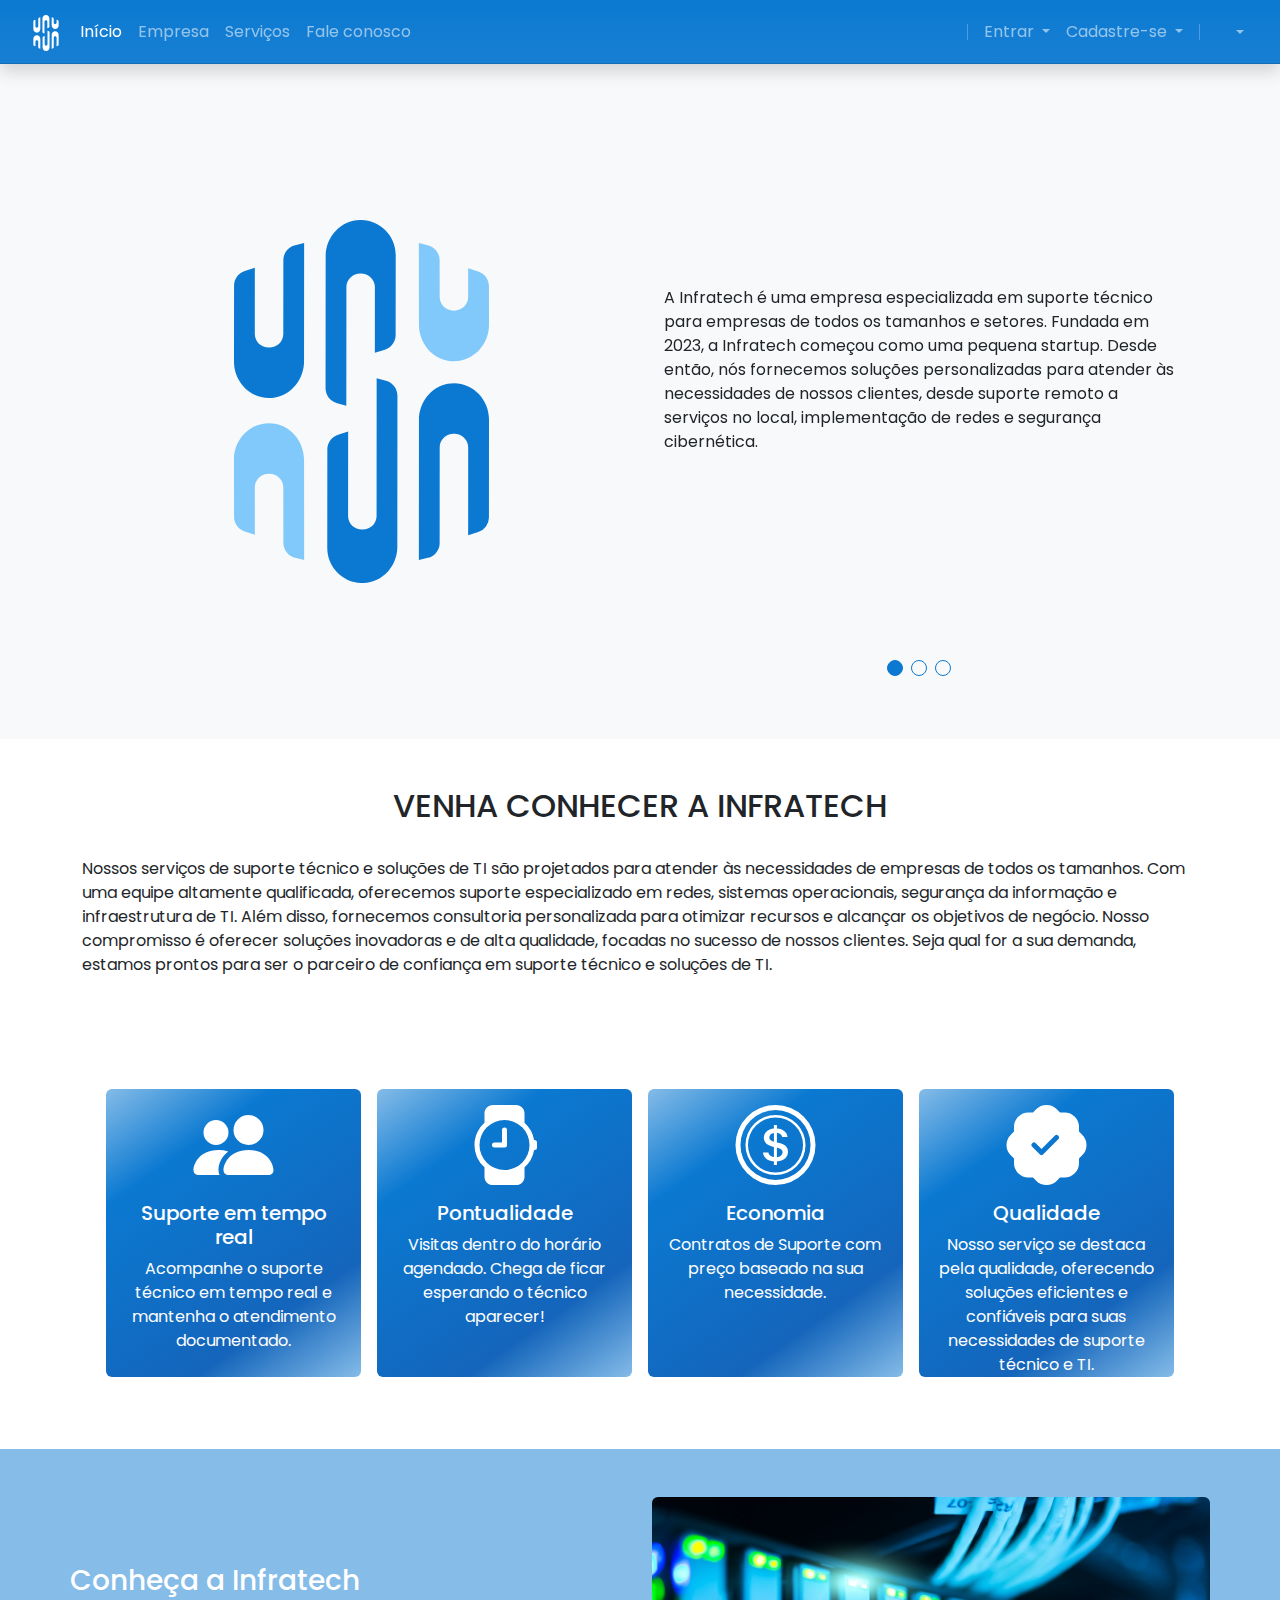
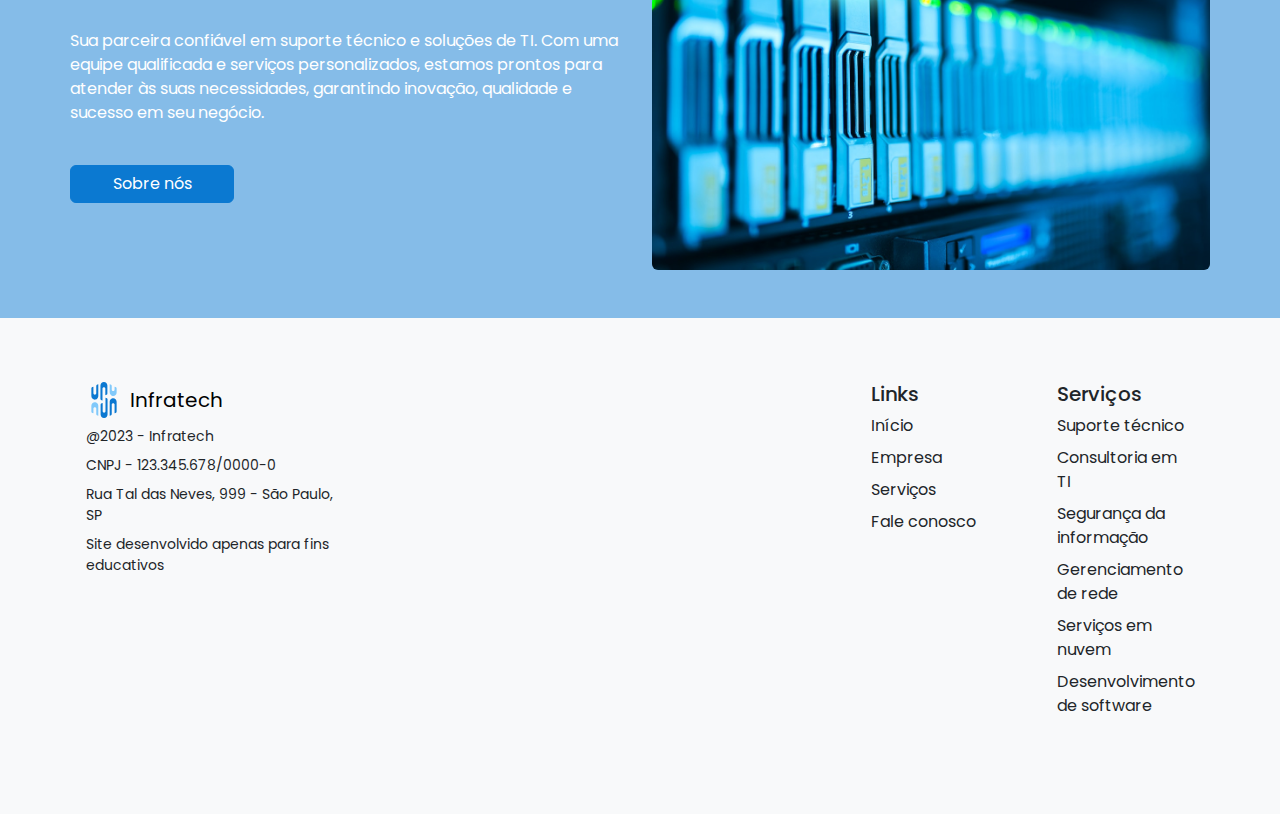
<file: index.html>
<!DOCTYPE html>
<html lang="pt-BR">
  <head>
    <meta charset="utf-8" />
    <meta name="viewport" content="width=device-width, initial-scale=1" />
    <title>Infratech</title>
    <link rel="icon" href="images/icons/logo.svg" />
    <link href="libs/bootstrap/css/bootstrap.min.css" rel="stylesheet" />
    <link href="libs/swiper/package/swiper-bundle.min.css" rel="stylesheet" />
    <link href="index.css" rel="stylesheet" />
    <link href="css/carousel.css" rel="stylesheet" />
    <link href="css/home.css" rel="stylesheet" />
  </head>

  <body>
    <header
      class="navbar navbar-expand-lg navbar-dark bd-navbar px-lg-3 sticky-top"
    >
      <nav
        class="container-xxl bd-gutter flex-wrap flex-lg-nowrap"
        aria-label="Main navigation"
      >
        <div class="d-lg-none" style="width: 2.25rem"></div>

        <a
          class="navbar-brand p-0 me-0 me-lg-2"
          href="#"
          rel="noreferrer noopener"
          aria-label="Infratech"
        >
          <img
            src="images/icons/logo-white.svg"
            alt="Logo"
            width="36"
            height="36"
            class="d-inline-block align-text-top"
          />
        </a>

        <button
          class="navbar-toggler d-flex d-lg-none order-3 p-2"
          type="button"
          data-bs-toggle="offcanvas"
          data-bs-target="#bdNavbar"
          aria-controls="bdNavbar"
          aria-expanded="false"
          aria-label="Toggle navigation"
        >
          <svg
            xmlns="http://www.w3.org/2000/svg"
            width="24"
            height="24"
            class="bi"
            fill="currentColor"
            viewBox="0 0 16 16"
          >
            <path
              fill-rule="evenodd"
              d="M2.5 11.5A.5.5 0 0 1 3 11h10a.5.5 0 0 1 0 1H3a.5.5 0 0 1-.5-.5zm0-4A.5.5 0 0 1 3 7h10a.5.5 0 0 1 0 1H3a.5.5 0 0 1-.5-.5zm0-4A.5.5 0 0 1 3 3h10a.5.5 0 0 1 0 1H3a.5.5 0 0 1-.5-.5z"
            ></path>
          </svg>
        </button>

        <div
          class="offcanvas-lg offcanvas-end flex-grow-1"
          id="bdNavbar"
          aria-labelledby="bdNavbarOffcanvasLabel"
        >
          <div class="offcanvas-header px-4 pb-0">
            <h5 class="offcanvas-title text-white" id="bdNavbarOffcanvasLabel">
              Infratech
            </h5>
            <button
              type="button"
              class="btn-close btn-close-white"
              data-bs-dismiss="offcanvas"
              aria-label="Close"
              data-bs-target="#bdNavbar"
            ></button>
          </div>

          <div class="offcanvas-body p-4 pt-0 p-lg-0">
            <hr class="d-lg-none text-white-50" />
            <ul class="navbar-nav flex-row flex-wrap bd-navbar-nav">
              <li class="nav-item col-6 col-lg-auto">
                <a
                  class="nav-link py-2 px-0 px-lg-2 active"
                  href="#"
                  rel="noreferrer noopener"
                  >Início</a
                >
              </li>
              <li class="nav-item col-6 col-lg-auto">
                <a
                  class="nav-link py-2 px-0 px-lg-2"
                  href="pages/sobrenos.html"
                  rel="noreferrer noopener"
                  >Empresa</a
                >
              </li>
              <li class="nav-item col-6 col-lg-auto">
                <a
                  class="nav-link py-2 px-0 px-lg-2"
                  href="pages/servicos.html"
                  rel="noreferrer noopener"
                  >Serviços</a
                >
              </li>
              <li class="nav-item col-6 col-lg-auto">
                <a
                  class="nav-link py-2 px-0 px-lg-2"
                  href="pages/faleconosco.html"
                  rel="noreferrer noopener"
                  >Fale conosco</a
                >
              </li>
            </ul>

            <ul
              class="navbar-nav flex-row flex-wrap ms-md-auto align d-flex align-items-center"
            >
              <li
                class="nav-item py-2 col-12 d-none d-lg-none"
                id="welcomeMessageDividier"
              >
                <hr class="my-2 text-white-50" />
              </li>
              <li
                class="nav-item d-none col-12 col-lg-auto"
                id="welcomeMessage"
              >
                <a class="nav-link disabled text-white"></a>
              </li>
              <li class="nav-item py-2 py-lg-1 col-12 col-lg-auto">
                <div class="vr d-none d-lg-flex h-100 mx-lg-2 text-white"></div>
                <hr class="d-lg-none my-2 text-white-50" />
              </li>

              <li class="nav-item col-6 col-lg-auto d-none" id="logoutButton">
                <button
                  type="button"
                  class="btn btn-link nav-link"
                  onclick="logout(event)"
                >
                  Sair
                </button>
              </li>

              <li class="nav-item col-6 col-lg-auto dropdown" id="signIn">
                <button
                  type="button"
                  class="btn btn-link nav-link dropdown-toggle"
                  data-bs-toggle="dropdown"
                  aria-expanded="false"
                  data-bs-auto-close="outside"
                >
                  Entrar
                </button>
                <form
                  class="dropdown-menu dropdown-menu-lg-end position-absolute p-4 needs-validation sign-in-form"
                  onsubmit="signIn();return false"
                  novalidate
                >
                  <div class="fs-6 text-center">Login</div>
                  <li><hr class="dropdown-divider" /></li>
                  <div class="mb-3">
                    <label for="signInUser" class="form-label">Usuário</label>
                    <div class="input-group has-validation">
                      <input
                        type="text"
                        class="form-control"
                        id="signInUser"
                        placeholder="Digite seu usuário"
                        value=""
                        required
                      />
                      <div class="invalid-feedback">Campo obrigatório.</div>
                    </div>
                  </div>
                  <div class="mb-3">
                    <label for="signInPassword" class="form-label">Senha</label>
                    <div class="input-group has-validation">
                      <input
                        type="password"
                        class="form-control"
                        id="signInPassword"
                        placeholder="Digite sua senha"
                        value=""
                        required
                      />
                      <div class="invalid-feedback">Campo obrigatório.</div>
                    </div>
                  </div>
                  <div class="mb-3">
                    <div class="form-check">
                      <input
                        type="checkbox"
                        class="form-check-input"
                        id="signInRemember"
                      />
                      <label class="form-check-label" for="signInRemember">
                        Lembrar
                      </label>
                    </div>
                  </div>
                  <button
                    type="submit"
                    class="btn btn-primary d-flex gap-2 align-items-center"
                  >
                    <span class="button-label">Acessar</span>
                    <span class="spinner-border-label d-none">Processando</span>
                    <span
                      class="spinner-border spinner-border-sm d-none"
                      role="status"
                      aria-hidden="true"
                    ></span>
                  </button>
                </form>
              </li>
              <li class="nav-item col-6 col-lg-auto dropdown" id="signUp">
                <button
                  type="button"
                  class="btn btn-link nav-link dropdown-toggle"
                  data-bs-toggle="dropdown"
                  aria-expanded="false"
                  data-bs-auto-close="outside"
                >
                  Cadastre-se
                </button>
                <form
                  class="dropdown-menu dropdown-menu-end position-absolute p-4 needs-validation sign-up-form"
                  onsubmit="signUp();return false"
                  novalidate
                >
                  <div class="fs-6 text-center">Cadastro</div>
                  <li><hr class="dropdown-divider" /></li>
                  <div class="mb-3">
                    <label for="signUpUser" class="form-label">Usuário</label>
                    <div class="input-group has-validation">
                      <input
                        type="text"
                        class="form-control"
                        id="signUpUser"
                        value=""
                        placeholder="Digite seu usuário"
                        required
                      />
                      <div class="invalid-feedback">Campo obrigatório.</div>
                    </div>
                  </div>
                  <div class="mb-3">
                    <label for="signUpPassword" class="form-label">Senha</label>
                    <div class="input-group has-validation">
                      <input
                        type="password"
                        class="form-control"
                        id="signUpPassword"
                        value=""
                        placeholder="Digite sua senha"
                        required
                      />
                      <div class="invalid-feedback">Campo obrigatório.</div>
                    </div>
                  </div>
                  <button
                    type="submit"
                    class="btn btn-primary d-flex gap-2 align-items-center"
                  >
                    <span class="button-label">Cadastrar</span>
                    <span class="spinner-border-label d-none">Processando</span>
                    <span
                      class="spinner-border spinner-border-sm d-none"
                      role="status"
                      aria-hidden="true"
                    ></span>
                  </button>
                </form>
              </li>

              <li class="nav-item py-2 py-lg-1 col-12 col-lg-auto">
                <div class="vr d-none d-lg-flex h-100 mx-lg-2 text-white"></div>
                <hr class="d-lg-none my-2 text-white-50" />
              </li>

              <li class="nav-item col-6 col-lg-auto dropdown">
                <button
                  class="btn btn-link nav-link dropdown-toggle d-flex align-items-center"
                  id="bd-theme"
                  type="button"
                  aria-expanded="false"
                  data-bs-toggle="dropdown"
                  data-bs-display="static"
                  aria-label="Toggle theme (auto)"
                >
                  <svg class="d-none">
                    <g id="moon-stars-fill">
                      <path
                        d="M6 .278a.768.768 0 0 1 .08.858 7.208 7.208 0 0 0-.878 3.46c0 4.021 3.278 7.277 7.318 7.277.527 0 1.04-.055 1.533-.16a.787.787 0 0 1 .81.316.733.733 0 0 1-.031.893A8.349 8.349 0 0 1 8.344 16C3.734 16 0 12.286 0 7.71 0 4.266 2.114 1.312 5.124.06A.752.752 0 0 1 6 .278z"
                      />
                      <path
                        d="M10.794 3.148a.217.217 0 0 1 .412 0l.387 1.162c.173.518.579.924 1.097 1.097l1.162.387a.217.217 0 0 1 0 .412l-1.162.387a1.734 1.734 0 0 0-1.097 1.097l-.387 1.162a.217.217 0 0 1-.412 0l-.387-1.162A1.734 1.734 0 0 0 9.31 6.593l-1.162-.387a.217.217 0 0 1 0-.412l1.162-.387a1.734 1.734 0 0 0 1.097-1.097l.387-1.162zM13.863.099a.145.145 0 0 1 .274 0l.258.774c.115.346.386.617.732.732l.774.258a.145.145 0 0 1 0 .274l-.774.258a1.156 1.156 0 0 0-.732.732l-.258.774a.145.145 0 0 1-.274 0l-.258-.774a1.156 1.156 0 0 0-.732-.732l-.774-.258a.145.145 0 0 1 0-.274l.774-.258c.346-.115.617-.386.732-.732L13.863.1z"
                      />
                    </g>
                    <g id="sun-fill">
                      <path
                        d="M8 12a4 4 0 1 0 0-8 4 4 0 0 0 0 8zM8 0a.5.5 0 0 1 .5.5v2a.5.5 0 0 1-1 0v-2A.5.5 0 0 1 8 0zm0 13a.5.5 0 0 1 .5.5v2a.5.5 0 0 1-1 0v-2A.5.5 0 0 1 8 13zm8-5a.5.5 0 0 1-.5.5h-2a.5.5 0 0 1 0-1h2a.5.5 0 0 1 .5.5zM3 8a.5.5 0 0 1-.5.5h-2a.5.5 0 0 1 0-1h2A.5.5 0 0 1 3 8zm10.657-5.657a.5.5 0 0 1 0 .707l-1.414 1.415a.5.5 0 1 1-.707-.708l1.414-1.414a.5.5 0 0 1 .707 0zm-9.193 9.193a.5.5 0 0 1 0 .707L3.05 13.657a.5.5 0 0 1-.707-.707l1.414-1.414a.5.5 0 0 1 .707 0zm9.193 2.121a.5.5 0 0 1-.707 0l-1.414-1.414a.5.5 0 0 1 .707-.707l1.414 1.414a.5.5 0 0 1 0 .707zM4.464 4.465a.5.5 0 0 1-.707 0L2.343 3.05a.5.5 0 1 1 .707-.707l1.414 1.414a.5.5 0 0 1 0 .708z"
                      />
                    </g>
                    <g id="check2">
                      <path
                        d="M13.854 3.646a.5.5 0 0 1 0 .708l-7 7a.5.5 0 0 1-.708 0l-3.5-3.5a.5.5 0 1 1 .708-.708L6.5 10.293l6.646-6.647a.5.5 0 0 1 .708 0z"
                      />
                    </g>
                    <g id="circle-half">
                      <path
                        d="M8 15A7 7 0 1 0 8 1v14zm0 1A8 8 0 1 1 8 0a8 8 0 0 1 0 16z"
                      />
                    </g>
                  </svg>

                  <svg
                    xmlns="http://www.w3.org/2000/svg"
                    width="16"
                    height="16"
                    fill="currentColor"
                    class="bi theme-icon-active"
                    viewBox="0 0 16 16"
                  >
                    <use href=""></use>
                  </svg>

                  <span class="d-lg-none ms-2" id="bd-theme-text"
                    >Mudar tema</span
                  >
                </button>
                <ul
                  class="dropdown-menu dropdown-menu-start dropdown-menu-lg-end position-absolute"
                  aria-labelledby="bd-theme-text"
                  data-bs-popper="static"
                >
                  <li>
                    <button
                      type="button"
                      class="dropdown-item d-flex align-items-center"
                      aria-pressed="false"
                      data-bs-theme-value="light"
                    >
                      <svg
                        xmlns="http://www.w3.org/2000/svg"
                        width="16"
                        height="16"
                        fill="currentColor"
                        class="bi bi-sun-fill me-2"
                        viewBox="0 0 16 16"
                      >
                        <use href="#sun-fill"></use>
                      </svg>
                      Claro
                      <svg
                        xmlns="http://www.w3.org/2000/svg"
                        width="14"
                        height="14"
                        fill="currentColor"
                        class="bi ms-auto d-none"
                        viewBox="0 0 14 14"
                      >
                        <use href="#check2"></use>
                      </svg>
                    </button>
                  </li>
                  <li>
                    <button
                      type="button"
                      class="dropdown-item d-flex align-items-center"
                      aria-pressed="false"
                      data-bs-theme-value="dark"
                    >
                      <svg
                        xmlns="http://www.w3.org/2000/svg"
                        width="16"
                        height="16"
                        fill="currentColor"
                        class="bi bi-moon-stars-fill me-2"
                        viewBox="0 0 16 16"
                      >
                        <use href="#moon-stars-fill"></use>
                      </svg>
                      Escuro
                      <svg
                        xmlns="http://www.w3.org/2000/svg"
                        width="14"
                        height="14"
                        fill="currentColor"
                        class="bi ms-auto d-none"
                        viewBox="0 0 14 14"
                      >
                        <use href="#check2"></use>
                      </svg>
                    </button>
                  </li>
                  <li><hr class="dropdown-divider" /></li>
                  <li>
                    <button
                      type="button"
                      class="dropdown-item d-flex align-items-center"
                      aria-pressed="false"
                      data-bs-theme-value="auto"
                    >
                      <svg
                        xmlns="http://www.w3.org/2000/svg"
                        width="16"
                        height="16"
                        fill="currentColor"
                        class="bi bi-circle-half me-2"
                        viewBox="0 0 16 16"
                      >
                        <use href="#circle-half"></use>
                      </svg>
                      Auto
                      <svg
                        xmlns="http://www.w3.org/2000/svg"
                        width="14"
                        height="14"
                        fill="currentColor"
                        class="bi ms-auto d-none"
                        viewBox="0 0 14 14"
                      >
                        <use href="#check2"></use>
                      </svg>
                    </button>
                  </li>
                </ul>
              </li>
            </ul>
          </div>
        </div>
      </nav>
    </header>
    <div
      id="liveAlertPlaceholder"
      class="d-flex flex-column align-items-center align-items-lg-start"
    ></div>

    <main>
      <section class="w-100 bg-body-tertiary carousel-section">
        <div class="container h-100 p-3 px-2 pt-4 p-lg-5">
          <div
            class="container-fluid d-flex flex-column flex-lg-row gap-4 gap-lg-5 h-100 justify-content-center align-items-center"
          >
            <div class="col-12 col-lg-6 d-flex justify-content-center">
              <img
                src="images/icons/logo.svg"
                class="carousel-section-image"
                alt="Logo"
              />
            </div>
            <div class="col-12 col-lg-6 h-100 carousel-section-description">
              <div class="swiper container-fluid h-100">
                <div class="swiper-wrapper">
                  <div class="swiper-slide d-flex align-items-center">
                    <span
                      >A Infratech é uma empresa especializada em suporte técnico para empresas de todos os tamanhos e setores. Fundada em 2023, a Infratech começou como uma pequena startup. Desde então, nós fornecemos soluções personalizadas para atender às necessidades de nossos clientes, desde suporte remoto a serviços no local, implementação de redes e segurança cibernética.</span
                    >
                  </div>
                  <div class="swiper-slide d-flex align-items-center">
                    Nós acreditamos que a tecnologia é a chave para o sucesso
                    empresarial, e é por isso que nos dedicamos a fornecer
                    serviços de alta qualidade e soluções tecnológicas
                    inovadoras para nossos clientes. Nossa equipe de
                    profissionais altamente qualificados tem anos de experiência
                    em tecnologia da informação e trabalha em conjunto para
                    garantir que nossos clientes recebam o melhor suporte
                    possível.
                  </div>
                  <div class="swiper-slide d-flex align-items-center">
                    Nosso compromisso com a excelência e o sucesso do cliente é
                    o que nos diferencia da concorrência. Nós acreditamos que a
                    chave para a satisfação do cliente é entender suas
                    necessidades e fornecer soluções personalizadas para atender
                    às suas necessidades únicas. Nós valorizamos cada um de
                    nossos clientes e tratamos cada um com respeito e
                    profissionalismo.
                  </div>
                </div>
                <div class="swiper-button-next d-lg-none"></div>
                <div class="swiper-button-prev d-lg-none"></div>
                <div class="swiper-pagination d-none d-lg-block"></div>
              </div>
            </div>
          </div>
        </div>
      </section>
      <section
        class="w-100 d-flex py-5 px-2 flex-column align-items-center card-section"
      >
        <div class="container gap-4 d-flex flex-column align-items-center">
          <h2 class="h2 text-uppercase">Venha conhecer a Infratech</h2>
          <p>
            Nossos serviços de suporte técnico e soluções de TI são projetados
            para atender às necessidades de empresas de todos os tamanhos. Com
            uma equipe altamente qualificada, oferecemos suporte especializado
            em redes, sistemas operacionais, segurança da informação e
            infraestrutura de TI. Além disso, fornecemos consultoria
            personalizada para otimizar recursos e alcançar os objetivos de
            negócio. Nosso compromisso é oferecer soluções inovadoras e de alta
            qualidade, focadas no sucesso de nossos clientes. Seja qual for a
            sua demanda, estamos prontos para ser o parceiro de confiança em
            suporte técnico e soluções de TI.
          </p>
          <div
            class="w-100 d-flex flex-wrap px-1 py-4 mt-lg-5 gap-3 justify-content-center align-items-center card-container"
          >
            <div class="card border-0 text-center text-white col-5 pt-3">
              <img
                src="images/icons/people-fill.svg"
                class="card-img-top"
                width="80"
                height="80"
                alt="Ícone"
              />
              <div class="card-body">
                <h5 class="card-title">Suporte em tempo real</h5>
                <p class="card-text">
                  Acompanhe o suporte técnico em tempo real e mantenha o
                  atendimento documentado.
                </p>
              </div>
            </div>
            <div class="card border-0 text-center text-white col-5 pt-3">
              <img
                src="images/icons/watch.svg"
                class="card-img-top"
                width="80"
                height="80"
                alt="Ícone"
              />
              <div class="card-body">
                <h5 class="card-title">Pontualidade</h5>
                <p class="card-text">
                  Visitas dentro do horário agendado. Chega de ficar esperando o
                  técnico aparecer!
                </p>
              </div>
            </div>
            <div class="card border-0 text-center text-white col-5 pt-3">
              <img
                src="images/icons/coin.svg"
                class="card-img-top"
                width="80"
                height="80"
                alt="Ícone"
              />
              <div class="card-body">
                <h5 class="card-title">Economia</h5>
                <p class="card-text">
                  Contratos de Suporte com preço baseado na sua necessidade.
                </p>
              </div>
            </div>
            <div class="card border-0 text-center text-white col-5 pt-3">
              <img
                src="images/icons/patch-check-fill.svg"
                class="card-img-top"
                width="80"
                height="80"
                alt="Ícone"
              />
              <div class="card-body">
                <h5 class="card-title">Qualidade</h5>
                <p class="card-text">
                  Nosso serviço se destaca pela qualidade, oferecendo soluções
                  eficientes e confiáveis para suas necessidades de suporte
                  técnico e TI.
                </p>
              </div>
            </div>
          </div>
        </div>
      </section>
      <section
        class="w-100 d-flex py-5 px-2 flex-column align-items-center about-us-section"
      >
        <div
          class="container d-flex flex-column-reverse flex-lg-row align-items-center justify-content-center gap-4"
        >
          <div class="col-12 col-lg-6 d-flex gap-4 flex-column text-white">
            <h3 class="h3 text-center text-lg-start">Conheça a Infratech</h3>
            <p>
              Sua parceira confiável em suporte técnico e soluções de TI. Com
              uma equipe qualificada e serviços personalizados, estamos prontos
              para atender às suas necessidades, garantindo inovação, qualidade
              e sucesso em seu negócio.
            </p>
            <a
              href="pages/sobrenos.html"
              rel="noreferrer noopener"
              class="btn btn-primary"
              >Sobre nós</a
            >
          </div>
          <div class="col-12 col-lg-6">
            <img
              src="images/fotos/servidor.jpg"
              class="img-fluid rounded"
              alt="Imagem"
            />
          </div>
        </div>
      </section>
    </main>

    <footer class="bd-footer py-3 bg-body-tertiary">
      <div class="container py-4 py-md-5 px-4 px-md-3">
        <div class="row">
          <div class="col-lg-3 mb-3">
            <a
              class="d-inline-flex align-items-center mb-2 text-body-emphasis gap-2"
              href="/"
              aria-label="Infratech"
            >
              <img
                src="images/icons/logo.svg"
                alt="Logo"
                width="36"
                height="36"
              />
              <span class="fs-5">Infratech</span>
            </a>
            <ul class="list-unstyled small">
              <li class="mb-2">@2023 - Infratech</li>
              <li class="mb-2">CNPJ - 123.345.678/0000-0</li>
              <li class="mb-2">Rua Tal das Neves, 999 - São Paulo, SP</li>
              <li>Site desenvolvido apenas para fins educativos</li>
            </ul>
          </div>
          <div class="col-12 col-lg-9 d-flex justify-content-end">
            <div class="col-6 col-lg-2 mb-3 me-lg-5">
              <h5>Links</h5>
              <ul class="list-unstyled">
                <li class="mb-2">
                  <a href="#" rel="noreferrer noopener">Início</a>
                </li>
                <li class="mb-2">
                  <a href="pages/sobrenos.html" rel="noreferrer noopener"
                    >Empresa</a
                  >
                </li>
                <li class="mb-2">
                  <a href="pages/servicos.html" rel="noreferrer noopener"
                    >Serviços</a
                  >
                </li>
                <li class="mb-2">
                  <a href="pages/faleconosco.html" rel="noreferrer noopener"
                    >Fale conosco</a
                  >
                </li>
              </ul>
            </div>
            <div class="col-6 col-lg-2 mb-3">
              <h5>Serviços</h5>
              <ul class="list-unstyled">
                <li class="mb-2">
                  <a href="pages/servicos.html#technicalSupport" rel="noreferrer noopener">
                    Suporte técnico
                  </a>
                </li>
                <li class="mb-2">
                  <a href="pages/servicos.html#itConsulting" rel="noreferrer noopener">
                    Consultoria em TI
                  </a>
                </li>
                <li class="mb-2">
                  <a href="pages/servicos.html#informationSecurity" rel="noreferrer noopener">
                    Segurança da informação
                  </a>
                </li>
                <li class="mb-2">
                  <a href="pages/servicos.html#networkManagement" rel="noreferrer noopener">
                    Gerenciamento de rede
                  </a>
                </li>
                <li class="mb-2">
                  <a href="pages/servicos.html#cloudServices" rel="noreferrer noopener">
                    Serviços em nuvem
                  </a>
                </li>
                <li class="mb-2">
                  <a href="pages/servicos.html#softwareDevelopment" rel="noreferrer noopener">
                    Desenvolvimento de software
                  </a>
                </li>
              </ul>
            </div>
          </div>
        </div>
      </div>
    </footer>

    <script src="libs/popper/js/popper.min.js"></script>
    <script src="libs/bootstrap/js/bootstrap.min.js"></script>
    <script src="libs/swiper/package/swiper-bundle.min.js"></script>
    <script src="js/carousel.js"></script>
    <script src="js/themeToggle.js"></script>
    <script src="js/login.js"></script>
  </body>
</html>
</file>
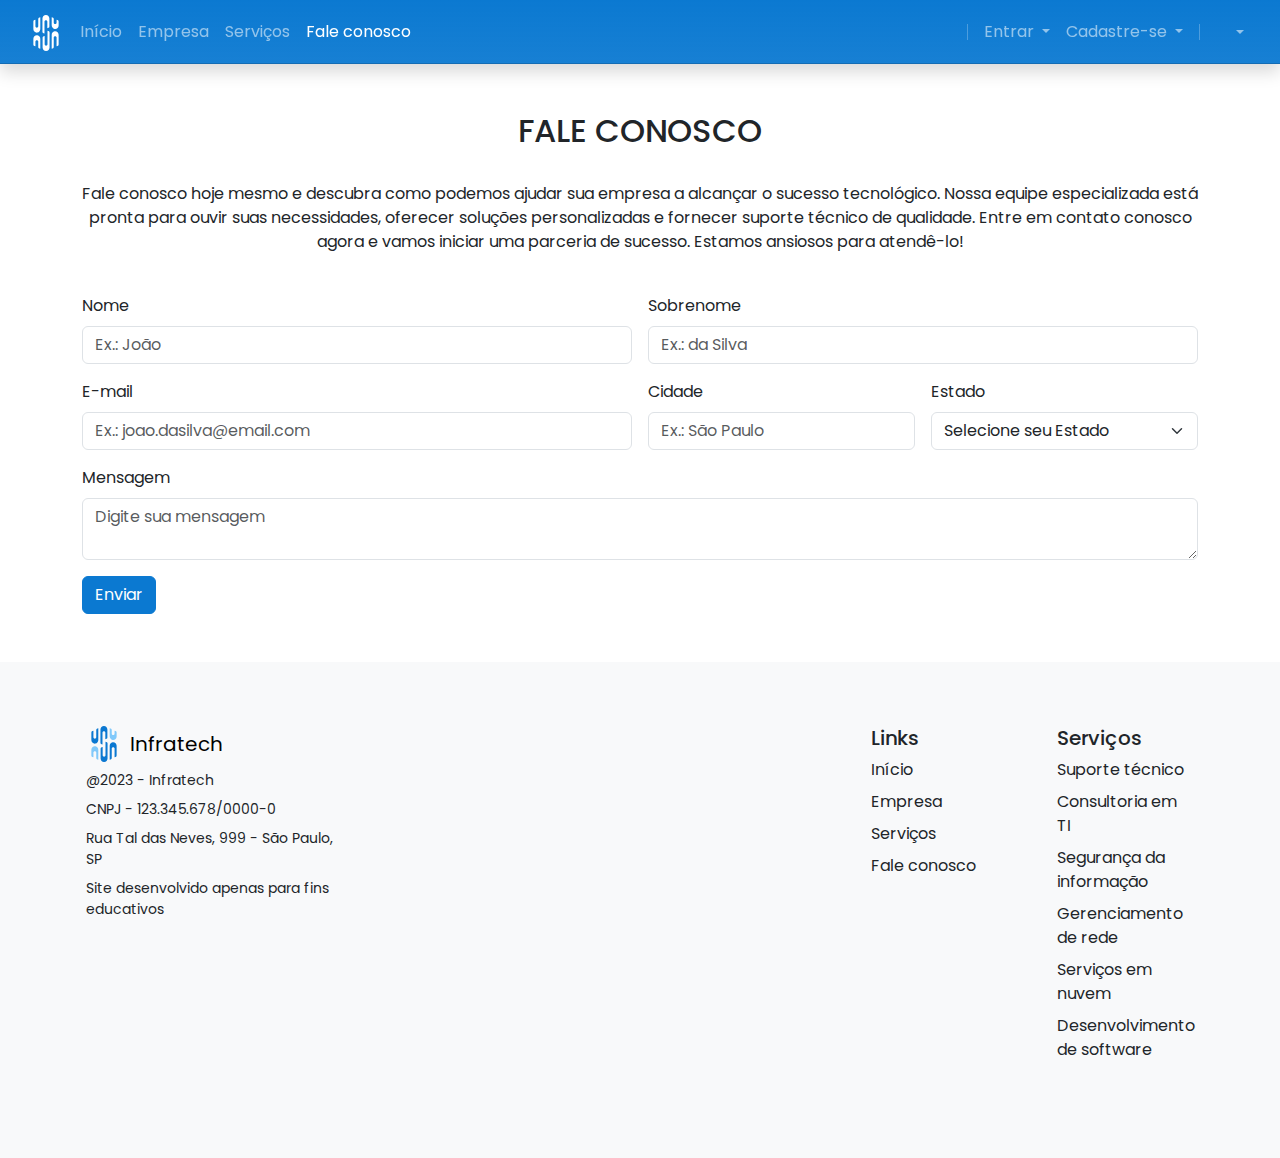
<file: pages/faleconosco.html>
<!DOCTYPE html>
<html lang="pt-BR">
  <head>
    <meta charset="utf-8" />
    <meta name="viewport" content="width=device-width, initial-scale=1" />
    <title>Infratech - Fale conosco</title>
    <link rel="icon" href="../images/icons/logo.svg" />
    <link href="../libs/bootstrap/css/bootstrap.min.css" rel="stylesheet" />
    <link href="../index.css" rel="stylesheet" />
  </head>

  <body>
    <header
      class="navbar navbar-expand-lg navbar-dark bd-navbar px-lg-3 sticky-top"
    >
      <nav
        class="container-xxl bd-gutter flex-wrap flex-lg-nowrap"
        aria-label="Main navigation"
      >
        <div class="d-lg-none" style="width: 2.25rem"></div>

        <a
          class="navbar-brand p-0 me-0 me-lg-2"
          href="../index.html"
          rel="noreferrer noopener"
          aria-label="Infratech"
        >
          <img
            src="../images/icons/logo-white.svg"
            alt="Logo"
            width="36"
            height="36"
            class="d-inline-block align-text-top"
          />
        </a>

        <button
          class="navbar-toggler d-flex d-lg-none order-3 p-2"
          type="button"
          data-bs-toggle="offcanvas"
          data-bs-target="#bdNavbar"
          aria-controls="bdNavbar"
          aria-expanded="false"
          aria-label="Toggle navigation"
        >
          <svg
            xmlns="http://www.w3.org/2000/svg"
            width="24"
            height="24"
            class="bi"
            fill="currentColor"
            viewBox="0 0 16 16"
          >
            <path
              fill-rule="evenodd"
              d="M2.5 11.5A.5.5 0 0 1 3 11h10a.5.5 0 0 1 0 1H3a.5.5 0 0 1-.5-.5zm0-4A.5.5 0 0 1 3 7h10a.5.5 0 0 1 0 1H3a.5.5 0 0 1-.5-.5zm0-4A.5.5 0 0 1 3 3h10a.5.5 0 0 1 0 1H3a.5.5 0 0 1-.5-.5z"
            ></path>
          </svg>
        </button>

        <div
          class="offcanvas-lg offcanvas-end flex-grow-1"
          id="bdNavbar"
          aria-labelledby="bdNavbarOffcanvasLabel"
        >
          <div class="offcanvas-header px-4 pb-0">
            <h5 class="offcanvas-title text-white" id="bdNavbarOffcanvasLabel">
              Infratech
            </h5>
            <button
              type="button"
              class="btn-close btn-close-white"
              data-bs-dismiss="offcanvas"
              aria-label="Close"
              data-bs-target="#bdNavbar"
            ></button>
          </div>

          <div class="offcanvas-body p-4 pt-0 p-lg-0">
            <hr class="d-lg-none text-white-50" />
            <ul class="navbar-nav flex-row flex-wrap bd-navbar-nav">
              <li class="nav-item col-6 col-lg-auto">
                <a
                  class="nav-link py-2 px-0 px-lg-2"
                  href="../index.html"
                  rel="noreferrer noopener"
                  >Início</a
                >
              </li>
              <li class="nav-item col-6 col-lg-auto">
                <a
                  class="nav-link py-2 px-0 px-lg-2"
                  href="/"
                  rel="noreferrer noopener"
                  >Empresa</a
                >
              </li>
              <li class="nav-item col-6 col-lg-auto">
                <a class="nav-link py-2 px-0 px-lg-2" href="servicos.html" rel="noreferrer noopener">Serviços</a>
              </li>
              <li class="nav-item col-6 col-lg-auto">
                <a
                  class="nav-link py-2 px-0 px-lg-2 active"
                  href="#"
                  rel="noreferrer noopener"
                  >Fale conosco</a
                >
              </li>
            </ul>

            <ul
              class="navbar-nav flex-row flex-wrap ms-md-auto align d-flex align-items-center"
            >
              <li
                class="nav-item py-2 col-12 d-none d-lg-none"
                id="welcomeMessageDividier"
              >
                <hr class="my-2 text-white-50" />
              </li>
              <li
                class="nav-item d-none col-12 col-lg-auto"
                id="welcomeMessage"
              >
                <a class="nav-link disabled text-white"></a>
              </li>
              <li class="nav-item py-2 py-lg-1 col-12 col-lg-auto">
                <div class="vr d-none d-lg-flex h-100 mx-lg-2 text-white"></div>
                <hr class="d-lg-none my-2 text-white-50" />
              </li>

              <li class="nav-item col-6 col-lg-auto d-none" id="logoutButton">
                <button
                  type="button"
                  class="btn btn-link nav-link"
                  onclick="logout(event)"
                >
                  Sair
                </button>
              </li>

              <li class="nav-item col-6 col-lg-auto dropdown" id="signIn">
                <button
                  type="button"
                  class="btn btn-link nav-link dropdown-toggle"
                  data-bs-toggle="dropdown"
                  aria-expanded="false"
                  data-bs-auto-close="outside"
                >
                  Entrar
                </button>
                <form
                  class="dropdown-menu dropdown-menu-lg-end position-absolute p-4 needs-validation sign-in-form"
                  onsubmit="signIn();return false"
                  novalidate
                >
                  <div class="fs-6 text-center">Login</div>
                  <li><hr class="dropdown-divider" /></li>
                  <div class="mb-3">
                    <label for="signInUser" class="form-label">Usuário</label>
                    <div class="input-group has-validation">
                      <input
                        type="text"
                        class="form-control"
                        id="signInUser"
                        placeholder="Digite seu usuário"
                        value=""
                        required
                      />
                      <div class="invalid-feedback">Campo obrigatório.</div>
                    </div>
                  </div>
                  <div class="mb-3">
                    <label for="signInPassword" class="form-label">Senha</label>
                    <div class="input-group has-validation">
                      <input
                        type="password"
                        class="form-control"
                        id="signInPassword"
                        placeholder="Digite sua senha"
                        value=""
                        required
                      />
                      <div class="invalid-feedback">Campo obrigatório.</div>
                    </div>
                  </div>
                  <div class="mb-3">
                    <div class="form-check">
                      <input
                        type="checkbox"
                        class="form-check-input"
                        id="signInRemember"
                      />
                      <label class="form-check-label" for="signInRemember">
                        Lembrar
                      </label>
                    </div>
                  </div>
                  <button
                    type="submit"
                    class="btn btn-primary d-flex gap-2 align-items-center"
                  >
                    <span class="button-label">Acessar</span>
                    <span class="spinner-border-label d-none">Processando</span>
                    <span
                      class="spinner-border spinner-border-sm d-none"
                      role="status"
                      aria-hidden="true"
                    ></span>
                  </button>
                </form>
              </li>
              <li class="nav-item col-6 col-lg-auto dropdown" id="signUp">
                <button
                  type="button"
                  class="btn btn-link nav-link dropdown-toggle"
                  data-bs-toggle="dropdown"
                  aria-expanded="false"
                  data-bs-auto-close="outside"
                >
                  Cadastre-se
                </button>
                <form
                  class="dropdown-menu dropdown-menu-end position-absolute p-4 needs-validation sign-up-form"
                  onsubmit="signUp();return false"
                  novalidate
                >
                  <div class="fs-6 text-center">Cadastro</div>
                  <li><hr class="dropdown-divider" /></li>
                  <div class="mb-3">
                    <label for="signUpUser" class="form-label">Usuário</label>
                    <div class="input-group has-validation">
                      <input
                        type="text"
                        class="form-control"
                        id="signUpUser"
                        value=""
                        placeholder="Digite seu usuário"
                        required
                      />
                      <div class="invalid-feedback">Campo obrigatório.</div>
                    </div>
                  </div>
                  <div class="mb-3">
                    <label for="signUpPassword" class="form-label">Senha</label>
                    <div class="input-group has-validation">
                      <input
                        type="password"
                        class="form-control"
                        id="signUpPassword"
                        value=""
                        placeholder="Digite sua senha"
                        required
                      />
                      <div class="invalid-feedback">Campo obrigatório.</div>
                    </div>
                  </div>
                  <button
                    type="submit"
                    class="btn btn-primary d-flex gap-2 align-items-center"
                  >
                    <span class="button-label">Cadastrar</span>
                    <span class="spinner-border-label d-none">Processando</span>
                    <span
                      class="spinner-border spinner-border-sm d-none"
                      role="status"
                      aria-hidden="true"
                    ></span>
                  </button>
                </form>
              </li>

              <li class="nav-item py-2 py-lg-1 col-12 col-lg-auto">
                <div class="vr d-none d-lg-flex h-100 mx-lg-2 text-white"></div>
                <hr class="d-lg-none my-2 text-white-50" />
              </li>

              <li class="nav-item col-6 col-lg-auto dropdown">
                <button
                  class="btn btn-link nav-link dropdown-toggle d-flex align-items-center"
                  id="bd-theme"
                  type="button"
                  aria-expanded="false"
                  data-bs-toggle="dropdown"
                  data-bs-display="static"
                  aria-label="Toggle theme (auto)"
                >
                  <svg class="d-none">
                    <g id="moon-stars-fill">
                      <path
                        d="M6 .278a.768.768 0 0 1 .08.858 7.208 7.208 0 0 0-.878 3.46c0 4.021 3.278 7.277 7.318 7.277.527 0 1.04-.055 1.533-.16a.787.787 0 0 1 .81.316.733.733 0 0 1-.031.893A8.349 8.349 0 0 1 8.344 16C3.734 16 0 12.286 0 7.71 0 4.266 2.114 1.312 5.124.06A.752.752 0 0 1 6 .278z"
                      />
                      <path
                        d="M10.794 3.148a.217.217 0 0 1 .412 0l.387 1.162c.173.518.579.924 1.097 1.097l1.162.387a.217.217 0 0 1 0 .412l-1.162.387a1.734 1.734 0 0 0-1.097 1.097l-.387 1.162a.217.217 0 0 1-.412 0l-.387-1.162A1.734 1.734 0 0 0 9.31 6.593l-1.162-.387a.217.217 0 0 1 0-.412l1.162-.387a1.734 1.734 0 0 0 1.097-1.097l.387-1.162zM13.863.099a.145.145 0 0 1 .274 0l.258.774c.115.346.386.617.732.732l.774.258a.145.145 0 0 1 0 .274l-.774.258a1.156 1.156 0 0 0-.732.732l-.258.774a.145.145 0 0 1-.274 0l-.258-.774a1.156 1.156 0 0 0-.732-.732l-.774-.258a.145.145 0 0 1 0-.274l.774-.258c.346-.115.617-.386.732-.732L13.863.1z"
                      />
                    </g>
                    <g id="sun-fill">
                      <path
                        d="M8 12a4 4 0 1 0 0-8 4 4 0 0 0 0 8zM8 0a.5.5 0 0 1 .5.5v2a.5.5 0 0 1-1 0v-2A.5.5 0 0 1 8 0zm0 13a.5.5 0 0 1 .5.5v2a.5.5 0 0 1-1 0v-2A.5.5 0 0 1 8 13zm8-5a.5.5 0 0 1-.5.5h-2a.5.5 0 0 1 0-1h2a.5.5 0 0 1 .5.5zM3 8a.5.5 0 0 1-.5.5h-2a.5.5 0 0 1 0-1h2A.5.5 0 0 1 3 8zm10.657-5.657a.5.5 0 0 1 0 .707l-1.414 1.415a.5.5 0 1 1-.707-.708l1.414-1.414a.5.5 0 0 1 .707 0zm-9.193 9.193a.5.5 0 0 1 0 .707L3.05 13.657a.5.5 0 0 1-.707-.707l1.414-1.414a.5.5 0 0 1 .707 0zm9.193 2.121a.5.5 0 0 1-.707 0l-1.414-1.414a.5.5 0 0 1 .707-.707l1.414 1.414a.5.5 0 0 1 0 .707zM4.464 4.465a.5.5 0 0 1-.707 0L2.343 3.05a.5.5 0 1 1 .707-.707l1.414 1.414a.5.5 0 0 1 0 .708z"
                      />
                    </g>
                    <g id="check2">
                      <path
                        d="M13.854 3.646a.5.5 0 0 1 0 .708l-7 7a.5.5 0 0 1-.708 0l-3.5-3.5a.5.5 0 1 1 .708-.708L6.5 10.293l6.646-6.647a.5.5 0 0 1 .708 0z"
                      />
                    </g>
                    <g id="circle-half">
                      <path
                        d="M8 15A7 7 0 1 0 8 1v14zm0 1A8 8 0 1 1 8 0a8 8 0 0 1 0 16z"
                      />
                    </g>
                  </svg>

                  <svg
                    xmlns="http://www.w3.org/2000/svg"
                    width="16"
                    height="16"
                    fill="currentColor"
                    class="bi theme-icon-active"
                    viewBox="0 0 16 16"
                  >
                    <use href=""></use>
                  </svg>

                  <span class="d-lg-none ms-2" id="bd-theme-text"
                    >Mudar tema</span
                  >
                </button>
                <ul
                  class="dropdown-menu dropdown-menu-start dropdown-menu-lg-end position-absolute"
                  aria-labelledby="bd-theme-text"
                  data-bs-popper="static"
                >
                  <li>
                    <button
                      type="button"
                      class="dropdown-item d-flex align-items-center"
                      aria-pressed="false"
                      data-bs-theme-value="light"
                    >
                      <svg
                        xmlns="http://www.w3.org/2000/svg"
                        width="16"
                        height="16"
                        fill="currentColor"
                        class="bi bi-sun-fill me-2"
                        viewBox="0 0 16 16"
                      >
                        <use href="#sun-fill"></use>
                      </svg>
                      Claro
                      <svg
                        xmlns="http://www.w3.org/2000/svg"
                        width="14"
                        height="14"
                        fill="currentColor"
                        class="bi ms-auto d-none"
                        viewBox="0 0 14 14"
                      >
                        <use href="#check2"></use>
                      </svg>
                    </button>
                  </li>
                  <li>
                    <button
                      type="button"
                      class="dropdown-item d-flex align-items-center"
                      aria-pressed="false"
                      data-bs-theme-value="dark"
                    >
                      <svg
                        xmlns="http://www.w3.org/2000/svg"
                        width="16"
                        height="16"
                        fill="currentColor"
                        class="bi bi-moon-stars-fill me-2"
                        viewBox="0 0 16 16"
                      >
                        <use href="#moon-stars-fill"></use>
                      </svg>
                      Escuro
                      <svg
                        xmlns="http://www.w3.org/2000/svg"
                        width="14"
                        height="14"
                        fill="currentColor"
                        class="bi ms-auto d-none"
                        viewBox="0 0 14 14"
                      >
                        <use href="#check2"></use>
                      </svg>
                    </button>
                  </li>
                  <li><hr class="dropdown-divider" /></li>
                  <li>
                    <button
                      type="button"
                      class="dropdown-item d-flex align-items-center"
                      aria-pressed="false"
                      data-bs-theme-value="auto"
                    >
                      <svg
                        xmlns="http://www.w3.org/2000/svg"
                        width="16"
                        height="16"
                        fill="currentColor"
                        class="bi bi-circle-half me-2"
                        viewBox="0 0 16 16"
                      >
                        <use href="#circle-half"></use>
                      </svg>
                      Auto
                      <svg
                        xmlns="http://www.w3.org/2000/svg"
                        width="14"
                        height="14"
                        fill="currentColor"
                        class="bi ms-auto d-none"
                        viewBox="0 0 14 14"
                      >
                        <use href="#check2"></use>
                      </svg>
                    </button>
                  </li>
                </ul>
              </li>
            </ul>
          </div>
        </div>
      </nav>
    </header>
    <div
      id="liveAlertPlaceholder"
      class="d-flex flex-column justify-content-start align-items-center align-items-lg-start"
    ></div>

    <main>
      <section class="w-100 d-flex py-5 px-2 flex-column align-items-center">
        <div class="container gap-4 d-flex flex-column align-items-center">
          <h2 class="h2 text-uppercase text-center">Fale conosco</h2>
          <p class="text-center">
            Fale conosco hoje mesmo e descubra como podemos ajudar sua empresa a
            alcançar o sucesso tecnológico. Nossa equipe especializada está
            pronta para ouvir suas necessidades, oferecer soluções
            personalizadas e fornecer suporte técnico de qualidade. Entre em
            contato conosco agora e vamos iniciar uma parceria de sucesso.
            Estamos ansiosos para atendê-lo!
          </p>
          <form
            class="row g-3 needs-validation"
            id="contactUs"
            onsubmit="sendMessage();return false"
            novalidate
          >
            <div class="col-12 col-md-6">
              <label for="contactUsName" class="form-label">Nome</label>
              <input
                type="text"
                class="form-control"
                id="contactUsName"
                value=""
                placeholder="Ex.: João"
                required
              />
              <div class="invalid-feedback">Campo obrigatório</div>
            </div>
            <div class="col-12 col-md-6">
              <label for="contactUsSurname" class="form-label">Sobrenome</label>
              <input
                type="text"
                class="form-control"
                id="contactUsSurname"
                value=""
                placeholder="Ex.: da Silva"
                required
              />
              <div class="invalid-feedback">Campo obrigatório</div>
            </div>
            <div class="col-12 col-md-6">
              <label for="contactUsEmail" class="form-label">E-mail</label>
              <input
                type="email"
                class="form-control"
                id="contactUsEmail"
                value=""
                placeholder="Ex.: joao.dasilva@email.com"
                required
              />
              <div class="invalid-feedback">Campo obrigatório</div>
            </div>
            <div class="col-12 col-sm-6 col-md-3">
              <label for="contactUsCity" class="form-label">Cidade</label>
              <input
                type="text"
                class="form-control"
                id="contactUsCity"
                value=""
                placeholder="Ex.: São Paulo"
                required
              />
              <div class="invalid-feedback">Campo obrigatório</div>
            </div>
            <div class="col-12 col-sm-6 col-md-3">
              <label for="contactUsState" class="form-label">Estado</label>
              <select class="form-select" id="contactUsState" required>
                <option selected disabled value="">Selecione seu Estado</option>
                <option value="AC">Acre</option>
                <option value="AL">Alagoas</option>
                <option value="AP">Amapá</option>
                <option value="AM">Amazonas</option>
                <option value="BA">Bahia</option>
                <option value="CE">Ceará</option>
                <option value="DF">Distrito Federal</option>
                <option value="ES">Espírito Santo</option>
                <option value="GO">Goiás</option>
                <option value="MA">Maranhão</option>
                <option value="MT">Mato Grosso</option>
                <option value="MS">Mato Grosso do Sul</option>
                <option value="MG">Minas Gerais</option>
                <option value="PA">Pará</option>
                <option value="PB">Paraíba</option>
                <option value="PR">Paraná</option>
                <option value="PE">Pernambuco</option>
                <option value="PI">Piauí</option>
                <option value="RJ">Rio de Janeiro</option>
                <option value="RN">Rio Grande do Norte</option>
                <option value="RS">Rio Grande do Sul</option>
                <option value="RO">Rondônia</option>
                <option value="RR">Roraima</option>
                <option value="SC">Santa Catarina</option>
                <option value="SP">São Paulo</option>
                <option value="SE">Sergipe</option>
                <option value="TO">Tocantins</option>
              </select>
              <div class="invalid-feedback">Campo obrigatório</div>
            </div>
            <div class="col-12">
              <label for="contactUsMessage" class="form-label">Mensagem</label>
              <textarea
                class="form-control"
                id="contactUsMessage"
                value=""
                placeholder="Digite sua mensagem"
                required
              ></textarea>
              <div class="invalid-feedback">Escreva sua mensagem</div>
            </div>
            <div class="col-12">
              <button class="btn btn-primary" type="submit">
                <span class="button-label">Enviar</span>
                <span class="spinner-border-label d-none">Processando</span>
                <span
                  class="spinner-border spinner-border-sm d-none"
                  role="status"
                  aria-hidden="true"
                ></span>
              </button>
            </div>
          </form>
        </div>
      </section>
    </main>

    <footer class="bd-footer py-3 bg-body-tertiary">
      <div class="container py-4 py-md-5 px-4 px-md-3">
        <div class="row">
          <div class="col-lg-3 mb-3">
            <a
              class="d-inline-flex align-items-center mb-2 text-body-emphasis gap-2"
              href="/"
              aria-label="Infratech"
            >
              <img
                src="../images/icons/logo.svg"
                alt="Logo"
                width="36"
                height="36"
              />
              <span class="fs-5">Infratech</span>
            </a>
            <ul class="list-unstyled small">
              <li class="mb-2">@2023 - Infratech</li>
              <li class="mb-2">CNPJ - 123.345.678/0000-0</li>
              <li class="mb-2">Rua Tal das Neves, 999 - São Paulo, SP</li>
              <li>Site desenvolvido apenas para fins educativos</li>
            </ul>
          </div>
          <div class="col-12 col-lg-9 d-flex justify-content-end">
            <div class="col-6 col-lg-2 mb-3 me-lg-5">
              <h5>Links</h5>
              <ul class="list-unstyled">
                <li class="mb-2">
                  <a href="../index.html" rel="noreferrer noopener">Início</a>
                </li>
                <li class="mb-2">
                  <a href="sobrenos.html" rel="noreferrer noopener">Empresa</a>
                </li>
                <li class="mb-2">
                  <a href="servicos.html" rel="noreferrer noopener">Serviços</a>
                </li>
                <li class="mb-2">
                  <a href="#" rel="noreferrer noopener">Fale conosco</a>
                </li>
              </ul>
            </div>
            <div class="col-6 col-lg-2 mb-3">
              <h5>Serviços</h5>
              <ul class="list-unstyled">
                <li class="mb-2">
                  <a href="servicos.html#technicalSupport" rel="noreferrer noopener">
                    Suporte técnico
                  </a>
                </li>
                <li class="mb-2">
                  <a href="servicos.html#itConsulting" rel="noreferrer noopener">
                    Consultoria em TI
                  </a>
                </li>
                <li class="mb-2">
                  <a href="servicos.html#informationSecurity" rel="noreferrer noopener">
                    Segurança da informação
                  </a>
                </li>
                <li class="mb-2">
                  <a href="servicos.html#networkManagement" rel="noreferrer noopener">
                    Gerenciamento de rede
                  </a>
                </li>
                <li class="mb-2">
                  <a href="servicos.html#cloudServices" rel="noreferrer noopener">
                    Serviços em nuvem
                  </a>
                </li>
                <li class="mb-2">
                  <a href="servicos.html#softwareDevelopment" rel="noreferrer noopener">
                    Desenvolvimento de software
                  </a>
                </li>
              </ul>
            </div>
          </div>
        </div>
      </div>
    </footer>

    <script src="../libs/popper/js/popper.min.js"></script>
    <script src="../libs/bootstrap/js/bootstrap.min.js"></script>
    <script src="../js/themeToggle.js"></script>
    <script src="../js/login.js"></script>
    <script src="../js/contactus.js"></script>
  </body>
</html>
</file>
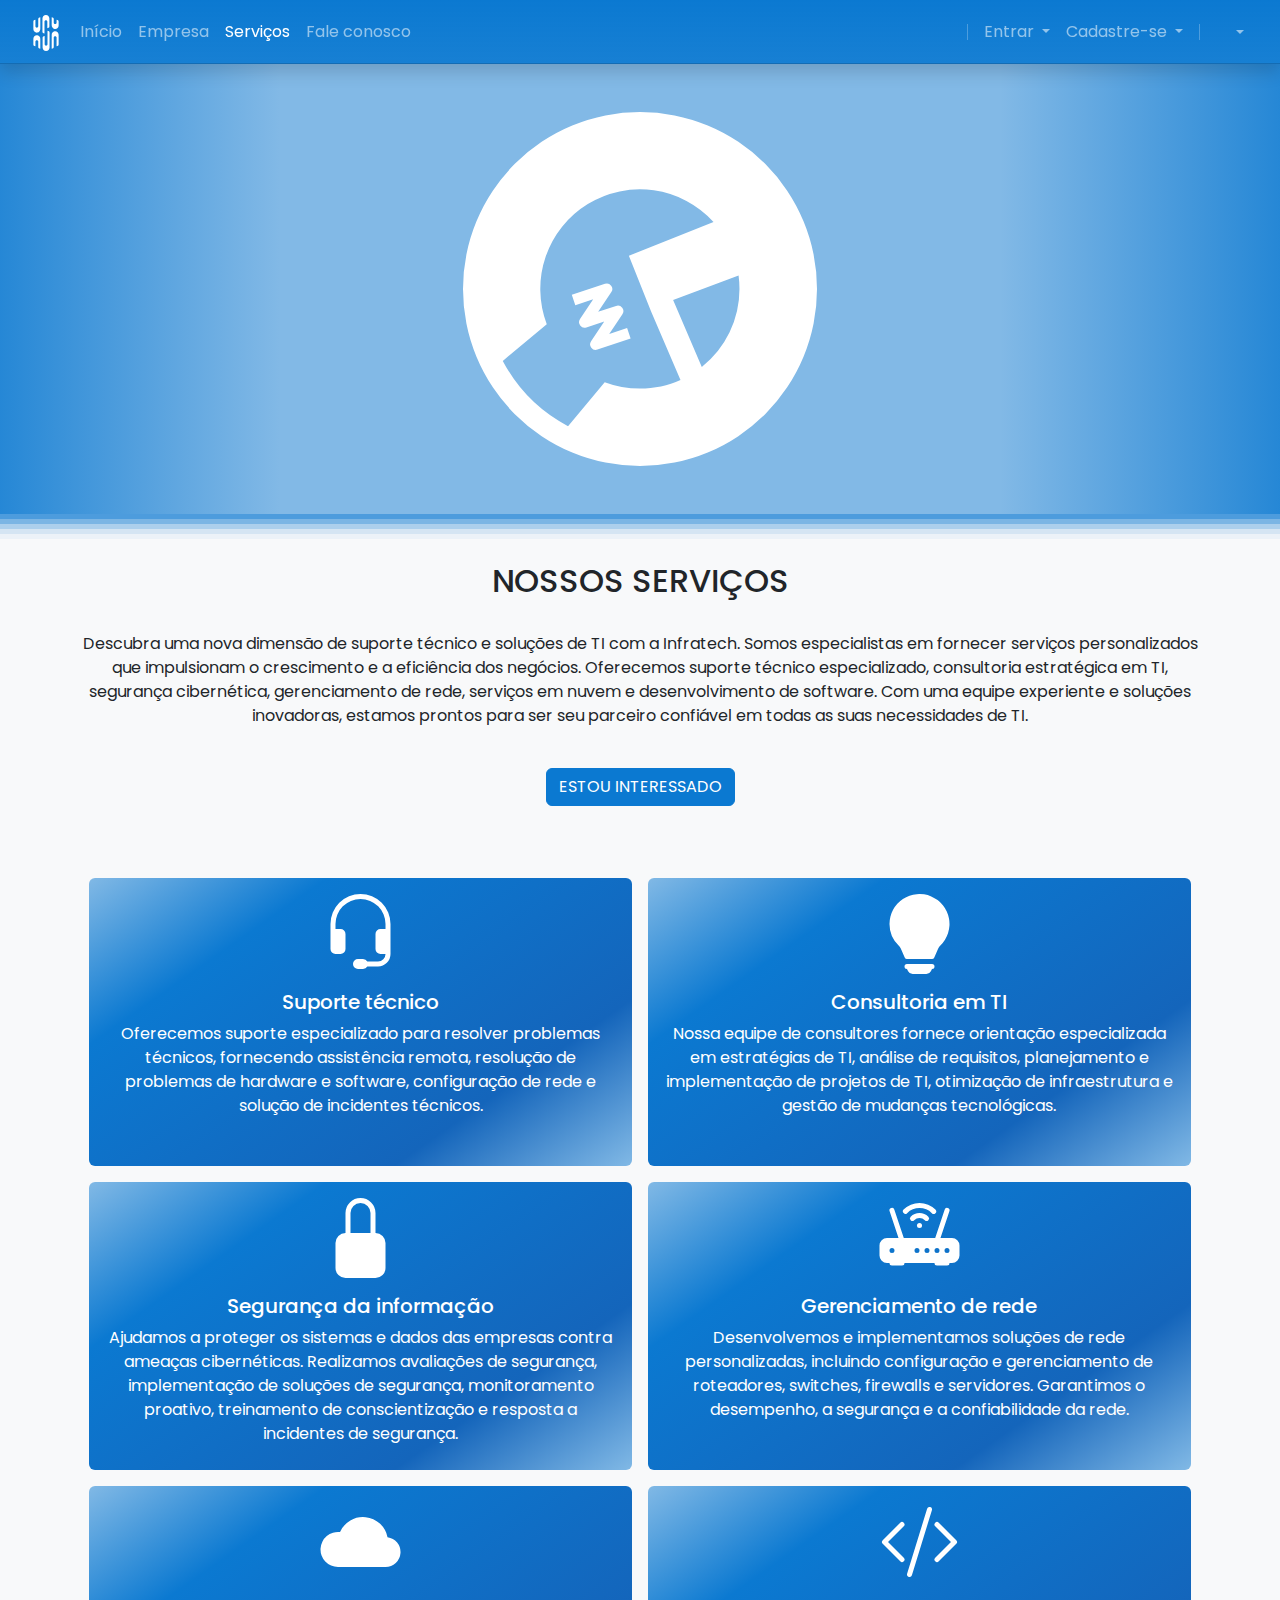
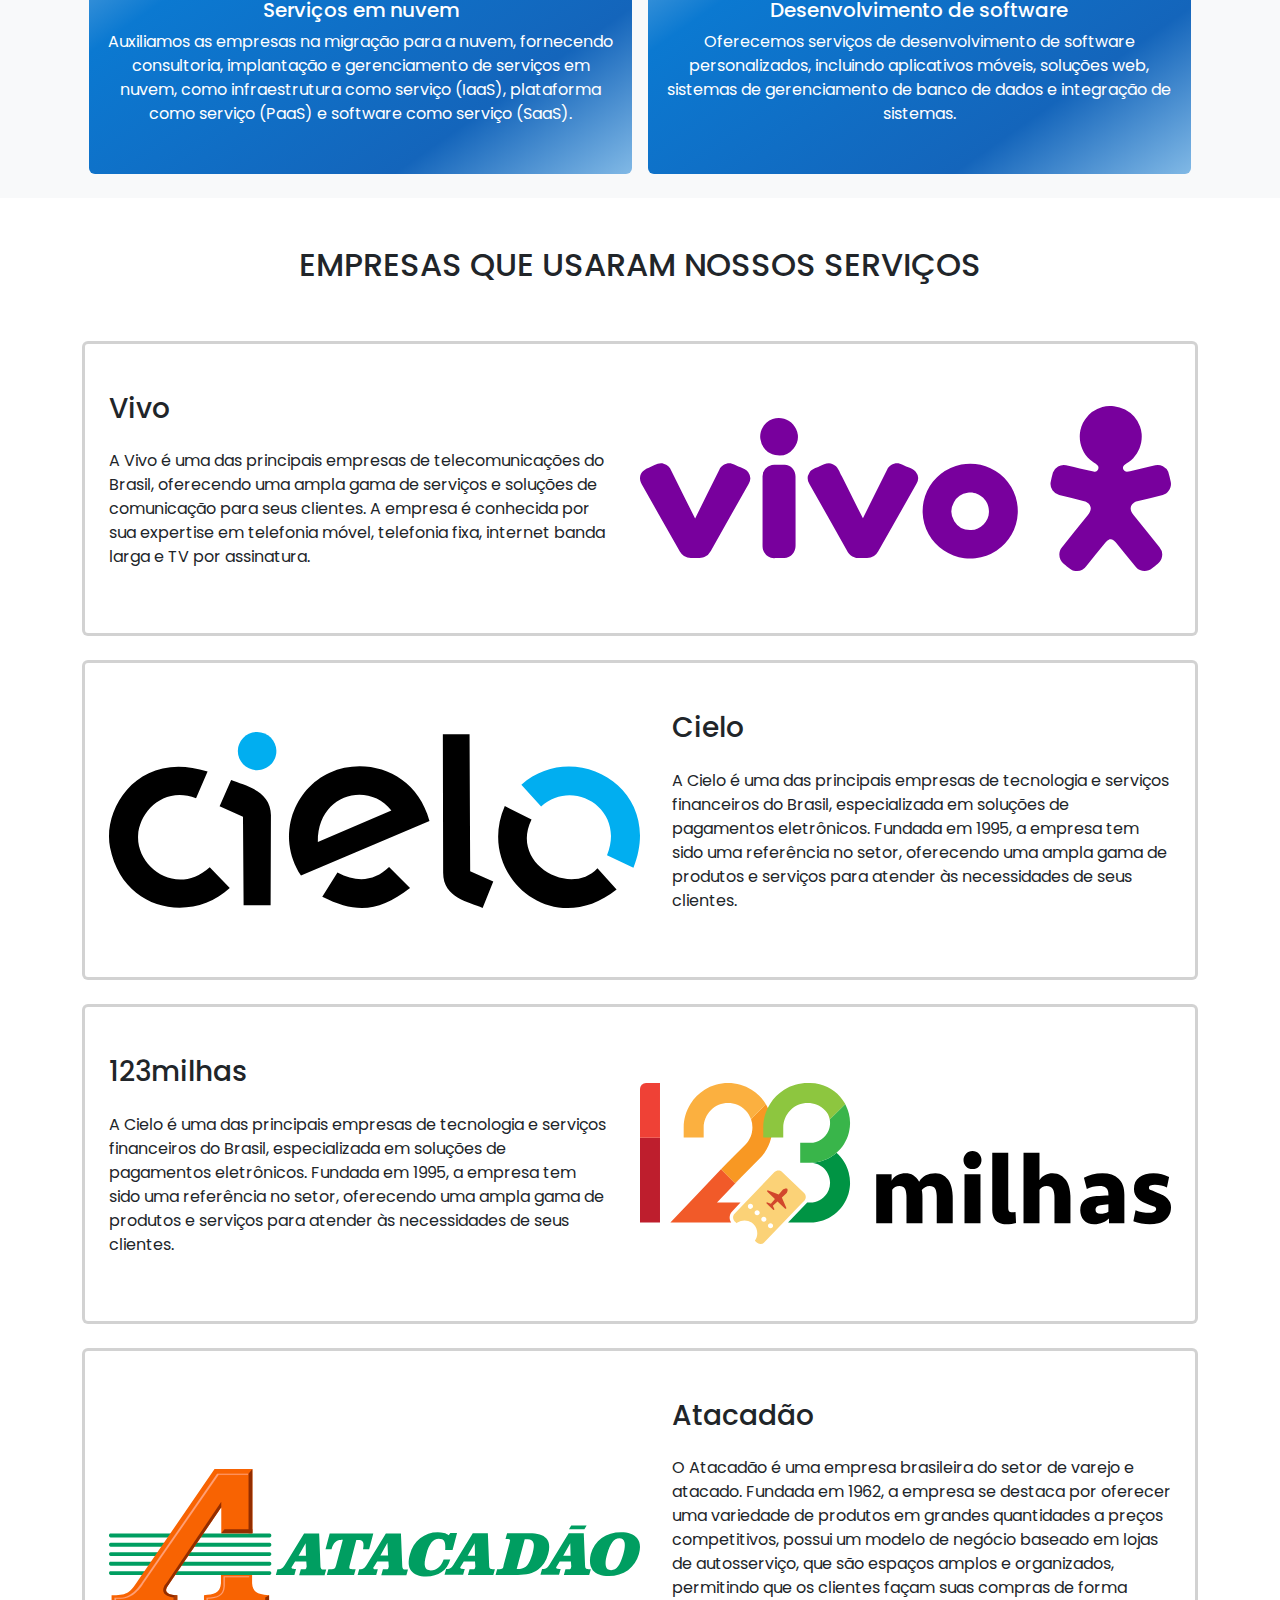
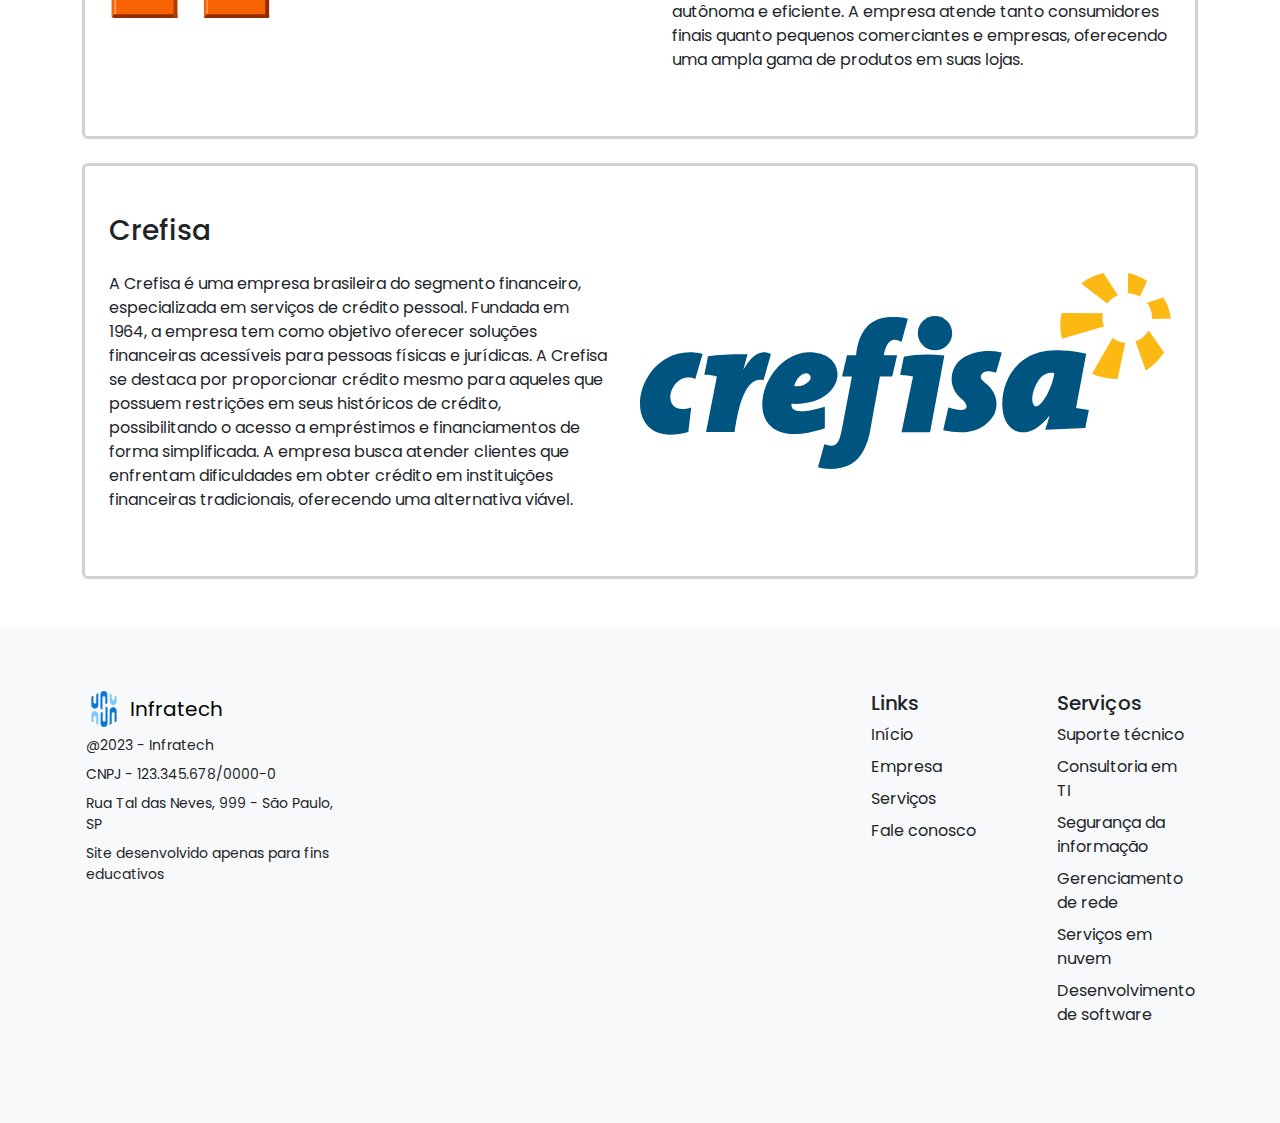
<file: pages/servicos.html>
<!DOCTYPE html>
<html lang="pt-BR">
  <head>
    <meta charset="utf-8" />
    <meta name="viewport" content="width=device-width, initial-scale=1" />
    <title>Infratech - Serviços</title>
    <link rel="icon" href="../images/icons/logo.svg" />
    <link href="../libs/bootstrap/css/bootstrap.min.css" rel="stylesheet" />
    <link href="../index.css" rel="stylesheet" />
    <link href="../css/servicos.css" rel="stylesheet" />
  </head>

  <body>
    <header
      class="navbar navbar-expand-lg navbar-dark bd-navbar px-lg-3 sticky-top"
    >
      <nav
        class="container-xxl bd-gutter flex-wrap flex-lg-nowrap"
        aria-label="Main navigation"
      >
        <div class="d-lg-none" style="width: 2.25rem"></div>

        <a
          class="navbar-brand p-0 me-0 me-lg-2"
          href="../index.html"
          rel="noreferrer noopener"
          aria-label="Infratech"
        >
          <img
            src="../images/icons/logo-white.svg"
            alt="Logo"
            width="36"
            height="36"
            class="d-inline-block align-text-top"
          />
        </a>

        <button
          class="navbar-toggler d-flex d-lg-none order-3 p-2"
          type="button"
          data-bs-toggle="offcanvas"
          data-bs-target="#bdNavbar"
          aria-controls="bdNavbar"
          aria-expanded="false"
          aria-label="Toggle navigation"
        >
          <svg
            xmlns="http://www.w3.org/2000/svg"
            width="24"
            height="24"
            class="bi"
            fill="currentColor"
            viewBox="0 0 16 16"
          >
            <path
              fill-rule="evenodd"
              d="M2.5 11.5A.5.5 0 0 1 3 11h10a.5.5 0 0 1 0 1H3a.5.5 0 0 1-.5-.5zm0-4A.5.5 0 0 1 3 7h10a.5.5 0 0 1 0 1H3a.5.5 0 0 1-.5-.5zm0-4A.5.5 0 0 1 3 3h10a.5.5 0 0 1 0 1H3a.5.5 0 0 1-.5-.5z"
            ></path>
          </svg>
        </button>

        <div
          class="offcanvas-lg offcanvas-end flex-grow-1"
          id="bdNavbar"
          aria-labelledby="bdNavbarOffcanvasLabel"
        >
          <div class="offcanvas-header px-4 pb-0">
            <h5 class="offcanvas-title text-white" id="bdNavbarOffcanvasLabel">
              Infratech
            </h5>
            <button
              type="button"
              class="btn-close btn-close-white"
              data-bs-dismiss="offcanvas"
              aria-label="Close"
              data-bs-target="#bdNavbar"
            ></button>
          </div>

          <div class="offcanvas-body p-4 pt-0 p-lg-0">
            <hr class="d-lg-none text-white-50" />
            <ul class="navbar-nav flex-row flex-wrap bd-navbar-nav">
              <li class="nav-item col-6 col-lg-auto">
                <a
                  class="nav-link py-2 px-0 px-lg-2"
                  href="../index.html"
                  rel="noreferrer noopener"
                  >Início</a
                >
              </li>
              <li class="nav-item col-6 col-lg-auto">
                <a
                  class="nav-link py-2 px-0 px-lg-2"
                  href="sobrenos.html"
                  rel="noreferrer noopener"
                  >Empresa</a
                >
              </li>
              <li class="nav-item col-6 col-lg-auto">
                <a
                  class="nav-link py-2 px-0 px-lg-2 active"
                  href="#"
                  rel="noreferrer noopener"
                  >Serviços</a
                >
              </li>
              <li class="nav-item col-6 col-lg-auto">
                <a
                  class="nav-link py-2 px-0 px-lg-2"
                  href="faleconosco.html"
                  rel="noreferrer noopener"
                  >Fale conosco</a
                >
              </li>
            </ul>

            <ul
              class="navbar-nav flex-row flex-wrap ms-md-auto align d-flex align-items-center"
            >
              <li
                class="nav-item py-2 col-12 d-none d-lg-none"
                id="welcomeMessageDividier"
              >
                <hr class="my-2 text-white-50" />
              </li>
              <li
                class="nav-item d-none col-12 col-lg-auto"
                id="welcomeMessage"
              >
                <a class="nav-link disabled text-white"></a>
              </li>
              <li class="nav-item py-2 py-lg-1 col-12 col-lg-auto">
                <div class="vr d-none d-lg-flex h-100 mx-lg-2 text-white"></div>
                <hr class="d-lg-none my-2 text-white-50" />
              </li>

              <li class="nav-item col-6 col-lg-auto d-none" id="logoutButton">
                <button
                  type="button"
                  class="btn btn-link nav-link"
                  onclick="logout(event)"
                >
                  Sair
                </button>
              </li>

              <li class="nav-item col-6 col-lg-auto dropdown" id="signIn">
                <button
                  type="button"
                  class="btn btn-link nav-link dropdown-toggle"
                  data-bs-toggle="dropdown"
                  aria-expanded="false"
                  data-bs-auto-close="outside"
                >
                  Entrar
                </button>
                <form
                  class="dropdown-menu dropdown-menu-lg-end position-absolute p-4 needs-validation sign-in-form"
                  onsubmit="signIn();return false"
                  novalidate
                >
                  <div class="fs-6 text-center">Login</div>
                  <li><hr class="dropdown-divider" /></li>
                  <div class="mb-3">
                    <label for="signInUser" class="form-label">Usuário</label>
                    <div class="input-group has-validation">
                      <input
                        type="text"
                        class="form-control"
                        id="signInUser"
                        placeholder="Digite seu usuário"
                        value=""
                        required
                      />
                      <div class="invalid-feedback">Campo obrigatório.</div>
                    </div>
                  </div>
                  <div class="mb-3">
                    <label for="signInPassword" class="form-label">Senha</label>
                    <div class="input-group has-validation">
                      <input
                        type="password"
                        class="form-control"
                        id="signInPassword"
                        placeholder="Digite sua senha"
                        value=""
                        required
                      />
                      <div class="invalid-feedback">Campo obrigatório.</div>
                    </div>
                  </div>
                  <div class="mb-3">
                    <div class="form-check">
                      <input
                        type="checkbox"
                        class="form-check-input"
                        id="signInRemember"
                      />
                      <label class="form-check-label" for="signInRemember">
                        Lembrar
                      </label>
                    </div>
                  </div>
                  <button
                    type="submit"
                    class="btn btn-primary d-flex gap-2 align-items-center"
                  >
                    <span class="button-label">Acessar</span>
                    <span class="spinner-border-label d-none">Processando</span>
                    <span
                      class="spinner-border spinner-border-sm d-none"
                      role="status"
                      aria-hidden="true"
                    ></span>
                  </button>
                </form>
              </li>
              <li class="nav-item col-6 col-lg-auto dropdown" id="signUp">
                <button
                  type="button"
                  class="btn btn-link nav-link dropdown-toggle"
                  data-bs-toggle="dropdown"
                  aria-expanded="false"
                  data-bs-auto-close="outside"
                >
                  Cadastre-se
                </button>
                <form
                  class="dropdown-menu dropdown-menu-end position-absolute p-4 needs-validation sign-up-form"
                  onsubmit="signUp();return false"
                  novalidate
                >
                  <div class="fs-6 text-center">Cadastro</div>
                  <li><hr class="dropdown-divider" /></li>
                  <div class="mb-3">
                    <label for="signUpUser" class="form-label">Usuário</label>
                    <div class="input-group has-validation">
                      <input
                        type="text"
                        class="form-control"
                        id="signUpUser"
                        value=""
                        placeholder="Digite seu usuário"
                        required
                      />
                      <div class="invalid-feedback">Campo obrigatório.</div>
                    </div>
                  </div>
                  <div class="mb-3">
                    <label for="signUpPassword" class="form-label">Senha</label>
                    <div class="input-group has-validation">
                      <input
                        type="password"
                        class="form-control"
                        id="signUpPassword"
                        value=""
                        placeholder="Digite sua senha"
                        required
                      />
                      <div class="invalid-feedback">Campo obrigatório.</div>
                    </div>
                  </div>
                  <button
                    type="submit"
                    class="btn btn-primary d-flex gap-2 align-items-center"
                  >
                    <span class="button-label">Cadastrar</span>
                    <span class="spinner-border-label d-none">Processando</span>
                    <span
                      class="spinner-border spinner-border-sm d-none"
                      role="status"
                      aria-hidden="true"
                    ></span>
                  </button>
                </form>
              </li>

              <li class="nav-item py-2 py-lg-1 col-12 col-lg-auto">
                <div class="vr d-none d-lg-flex h-100 mx-lg-2 text-white"></div>
                <hr class="d-lg-none my-2 text-white-50" />
              </li>

              <li class="nav-item col-6 col-lg-auto dropdown">
                <button
                  class="btn btn-link nav-link dropdown-toggle d-flex align-items-center"
                  id="bd-theme"
                  type="button"
                  aria-expanded="false"
                  data-bs-toggle="dropdown"
                  data-bs-display="static"
                  aria-label="Toggle theme (auto)"
                >
                  <svg class="d-none">
                    <g id="moon-stars-fill">
                      <path
                        d="M6 .278a.768.768 0 0 1 .08.858 7.208 7.208 0 0 0-.878 3.46c0 4.021 3.278 7.277 7.318 7.277.527 0 1.04-.055 1.533-.16a.787.787 0 0 1 .81.316.733.733 0 0 1-.031.893A8.349 8.349 0 0 1 8.344 16C3.734 16 0 12.286 0 7.71 0 4.266 2.114 1.312 5.124.06A.752.752 0 0 1 6 .278z"
                      />
                      <path
                        d="M10.794 3.148a.217.217 0 0 1 .412 0l.387 1.162c.173.518.579.924 1.097 1.097l1.162.387a.217.217 0 0 1 0 .412l-1.162.387a1.734 1.734 0 0 0-1.097 1.097l-.387 1.162a.217.217 0 0 1-.412 0l-.387-1.162A1.734 1.734 0 0 0 9.31 6.593l-1.162-.387a.217.217 0 0 1 0-.412l1.162-.387a1.734 1.734 0 0 0 1.097-1.097l.387-1.162zM13.863.099a.145.145 0 0 1 .274 0l.258.774c.115.346.386.617.732.732l.774.258a.145.145 0 0 1 0 .274l-.774.258a1.156 1.156 0 0 0-.732.732l-.258.774a.145.145 0 0 1-.274 0l-.258-.774a1.156 1.156 0 0 0-.732-.732l-.774-.258a.145.145 0 0 1 0-.274l.774-.258c.346-.115.617-.386.732-.732L13.863.1z"
                      />
                    </g>
                    <g id="sun-fill">
                      <path
                        d="M8 12a4 4 0 1 0 0-8 4 4 0 0 0 0 8zM8 0a.5.5 0 0 1 .5.5v2a.5.5 0 0 1-1 0v-2A.5.5 0 0 1 8 0zm0 13a.5.5 0 0 1 .5.5v2a.5.5 0 0 1-1 0v-2A.5.5 0 0 1 8 13zm8-5a.5.5 0 0 1-.5.5h-2a.5.5 0 0 1 0-1h2a.5.5 0 0 1 .5.5zM3 8a.5.5 0 0 1-.5.5h-2a.5.5 0 0 1 0-1h2A.5.5 0 0 1 3 8zm10.657-5.657a.5.5 0 0 1 0 .707l-1.414 1.415a.5.5 0 1 1-.707-.708l1.414-1.414a.5.5 0 0 1 .707 0zm-9.193 9.193a.5.5 0 0 1 0 .707L3.05 13.657a.5.5 0 0 1-.707-.707l1.414-1.414a.5.5 0 0 1 .707 0zm9.193 2.121a.5.5 0 0 1-.707 0l-1.414-1.414a.5.5 0 0 1 .707-.707l1.414 1.414a.5.5 0 0 1 0 .707zM4.464 4.465a.5.5 0 0 1-.707 0L2.343 3.05a.5.5 0 1 1 .707-.707l1.414 1.414a.5.5 0 0 1 0 .708z"
                      />
                    </g>
                    <g id="check2">
                      <path
                        d="M13.854 3.646a.5.5 0 0 1 0 .708l-7 7a.5.5 0 0 1-.708 0l-3.5-3.5a.5.5 0 1 1 .708-.708L6.5 10.293l6.646-6.647a.5.5 0 0 1 .708 0z"
                      />
                    </g>
                    <g id="circle-half">
                      <path
                        d="M8 15A7 7 0 1 0 8 1v14zm0 1A8 8 0 1 1 8 0a8 8 0 0 1 0 16z"
                      />
                    </g>
                  </svg>

                  <svg
                    xmlns="http://www.w3.org/2000/svg"
                    width="16"
                    height="16"
                    fill="currentColor"
                    class="bi theme-icon-active"
                    viewBox="0 0 16 16"
                  >
                    <use href=""></use>
                  </svg>

                  <span class="d-lg-none ms-2" id="bd-theme-text"
                    >Mudar tema</span
                  >
                </button>
                <ul
                  class="dropdown-menu dropdown-menu-start dropdown-menu-lg-end position-absolute"
                  aria-labelledby="bd-theme-text"
                  data-bs-popper="static"
                >
                  <li>
                    <button
                      type="button"
                      class="dropdown-item d-flex align-items-center"
                      aria-pressed="false"
                      data-bs-theme-value="light"
                    >
                      <svg
                        xmlns="http://www.w3.org/2000/svg"
                        width="16"
                        height="16"
                        fill="currentColor"
                        class="bi bi-sun-fill me-2"
                        viewBox="0 0 16 16"
                      >
                        <use href="#sun-fill"></use>
                      </svg>
                      Claro
                      <svg
                        xmlns="http://www.w3.org/2000/svg"
                        width="14"
                        height="14"
                        fill="currentColor"
                        class="bi ms-auto d-none"
                        viewBox="0 0 14 14"
                      >
                        <use href="#check2"></use>
                      </svg>
                    </button>
                  </li>
                  <li>
                    <button
                      type="button"
                      class="dropdown-item d-flex align-items-center"
                      aria-pressed="false"
                      data-bs-theme-value="dark"
                    >
                      <svg
                        xmlns="http://www.w3.org/2000/svg"
                        width="16"
                        height="16"
                        fill="currentColor"
                        class="bi bi-moon-stars-fill me-2"
                        viewBox="0 0 16 16"
                      >
                        <use href="#moon-stars-fill"></use>
                      </svg>
                      Escuro
                      <svg
                        xmlns="http://www.w3.org/2000/svg"
                        width="14"
                        height="14"
                        fill="currentColor"
                        class="bi ms-auto d-none"
                        viewBox="0 0 14 14"
                      >
                        <use href="#check2"></use>
                      </svg>
                    </button>
                  </li>
                  <li><hr class="dropdown-divider" /></li>
                  <li>
                    <button
                      type="button"
                      class="dropdown-item d-flex align-items-center"
                      aria-pressed="false"
                      data-bs-theme-value="auto"
                    >
                      <svg
                        xmlns="http://www.w3.org/2000/svg"
                        width="16"
                        height="16"
                        fill="currentColor"
                        class="bi bi-circle-half me-2"
                        viewBox="0 0 16 16"
                      >
                        <use href="#circle-half"></use>
                      </svg>
                      Auto
                      <svg
                        xmlns="http://www.w3.org/2000/svg"
                        width="14"
                        height="14"
                        fill="currentColor"
                        class="bi ms-auto d-none"
                        viewBox="0 0 14 14"
                      >
                        <use href="#check2"></use>
                      </svg>
                    </button>
                  </li>
                </ul>
              </li>
            </ul>
          </div>
        </div>
      </nav>
    </header>
    <div
      id="liveAlertPlaceholder"
      class="d-flex flex-column justify-content-start align-items-center align-items-lg-start"
    ></div>

    <main>
      <section
        class="w-100 d-flex flex-column align-items-center bg-body-tertiary"
      >
        <div class="container-fluid image-container py-5 z-1">
          <img
            src="../images/icons/wrench-adjustable-circle-fill.svg"
            width="auto"
            height="100%"
            alt="Logo"
          />
        </div>
        <div class="container-fluid d-flex justify-content-center py-5 px-2">
          <div class="container gap-4 d-flex flex-column align-items-center">
            <h2 class="h2 text-center text-uppercase">Nossos serviços</h2>
            <p class="text-center">
              Descubra uma nova dimensão de suporte técnico e soluções de TI com
              a Infratech. Somos especialistas em fornecer serviços personalizados
              que impulsionam o crescimento e a eficiência dos negócios.
              Oferecemos suporte técnico especializado, consultoria estratégica
              em TI, segurança cibernética, gerenciamento de rede, serviços em
              nuvem e desenvolvimento de software. Com uma equipe experiente e
              soluções inovadoras, estamos prontos para ser seu parceiro
              confiável em todas as suas necessidades de TI.
            </p>
            <a
              href="faleconosco.html"
              class="btn btn-primary text-uppercase"
              rel="noreferrer noopener"
              tabindex="-1"
              role="button"
              >Estou interessado</a
            >
          </div>
        </div>
        <div class="container d-flex flex-column align-items-center gap-3">
          <div
            class="w-100 d-flex flex-wrap px-1 py-4 gap-3 justify-content-center align-items-center services-container"
          >
            <div class="card border-0 text-center text-white col-5 pt-3" id="technicalSupport">
              <img
                src="../images/icons/headset.svg"
                class="card-img-top"
                width="80"
                height="80"
                alt="Ícone"
              />
              <div class="card-body">
                <h5 class="card-title">Suporte técnico</h5>
                <p class="card-text">
                  Oferecemos suporte especializado para resolver problemas
                  técnicos, fornecendo assistência remota, resolução de
                  problemas de hardware e software, configuração de rede e
                  solução de incidentes técnicos.
                </p>
              </div>
            </div>
            <div class="card border-0 text-center text-white col-5 pt-3" id="itConsulting">
              <img
                src="../images/icons/lightbulb-fill.svg"
                class="card-img-top"
                width="80"
                height="80"
                alt="Ícone"
              />
              <div class="card-body">
                <h5 class="card-title">Consultoria em TI</h5>
                <p class="card-text">
                  Nossa equipe de consultores fornece orientação especializada
                  em estratégias de TI, análise de requisitos, planejamento e
                  implementação de projetos de TI, otimização de infraestrutura
                  e gestão de mudanças tecnológicas.
                </p>
              </div>
            </div>
            <div class="card border-0 text-center text-white col-5 pt-3" id="informationSecurity">
              <img
                src="../images/icons/lock-fill.svg"
                class="card-img-top"
                width="80"
                height="80"
                alt="Ícone"
              />
              <div class="card-body">
                <h5 class="card-title">Segurança da informação</h5>
                <p class="card-text">
                  Ajudamos a proteger os sistemas e dados das empresas contra
                  ameaças cibernéticas. Realizamos avaliações de segurança,
                  implementação de soluções de segurança, monitoramento
                  proativo, treinamento de conscientização e resposta a
                  incidentes de segurança.
                </p>
              </div>
            </div>
            <div class="card border-0 text-center text-white col-5 pt-3" id="networkManagement">
              <img
                src="../images/icons/router-fill.svg"
                class="card-img-top"
                width="80"
                height="80"
                alt="Ícone"
              />
              <div class="card-body">
                <h5 class="card-title">Gerenciamento de rede</h5>
                <p class="card-text">
                  Desenvolvemos e implementamos soluções de rede personalizadas,
                  incluindo configuração e gerenciamento de roteadores,
                  switches, firewalls e servidores. Garantimos o desempenho, a
                  segurança e a confiabilidade da rede.
                </p>
              </div>
            </div>
            <div class="card border-0 text-center text-white col-5 pt-3" id="cloudServices">
              <img
                src="../images/icons/cloudy-fill.svg"
                class="card-img-top"
                width="80"
                height="80"
                alt="Ícone"
              />
              <div class="card-body">
                <h5 class="card-title">Serviços em nuvem</h5>
                <p class="card-text">
                  Auxiliamos as empresas na migração para a nuvem, fornecendo
                  consultoria, implantação e gerenciamento de serviços em nuvem,
                  como infraestrutura como serviço (IaaS), plataforma como
                  serviço (PaaS) e software como serviço (SaaS).
                </p>
              </div>
            </div>
            <div class="card border-0 text-center text-white col-5 pt-3" id="softwareDevelopment">
              <img
                src="../images/icons/code-slash.svg"
                class="card-img-top"
                width="80"
                height="80"
                alt="Ícone"
              />
              <div class="card-body">
                <h5 class="card-title">Desenvolvimento de software</h5>
                <p class="card-text">
                  Oferecemos serviços de desenvolvimento de software
                  personalizados, incluindo aplicativos móveis, soluções web,
                  sistemas de gerenciamento de banco de dados e integração de
                  sistemas.
                </p>
              </div>
            </div>
          </div>
        </div>
      </section>
      <section
        class="w-100 d-flex py-5 px-2 flex-column align-items-center gap-5"
      >
        <h2 class="h2 text-center text-uppercase">Empresas que usaram nossos serviços</h2>
        <div
          class="container d-flex flex-column align-items-center gap-4 customers-container"
        >
          <div
            class="w-100 d-flex flex-column-reverse flex-lg-row gap-5 gap-lg-0 p-4 py-lg-5 card border-3 customer-item"
          >
            <div
              class="col-12 col-lg-6 d-flex flex-column justify-content-center gap-3 customer-description"
            >
              <h3 class="h3 text-center text-lg-start">Vivo</h3>
              <p>
                A Vivo é uma das principais empresas de telecomunicações do
                Brasil, oferecendo uma ampla gama de serviços e soluções de
                comunicação para seus clientes. A empresa é conhecida por sua
                expertise em telefonia móvel, telefonia fixa, internet banda
                larga e TV por assinatura.
              </p>
            </div>
            <div class="col-12 col-lg-6 d-flex align-items-center">
              <img
                src="../images/icons/vivo.svg"
                width="100%"
                height="auto"
                class="rounded"
                alt="Imagem"
              />
            </div>
          </div>
          <div
            class="w-100 d-flex flex-column-reverse flex-lg-row-reverse gap-5 gap-lg-0 p-4 py-lg-5 card border-3 customer-item"
          >
            <div
              class="col-12 col-lg-6 d-flex flex-column justify-content-center gap-3 customer-description"
            >
              <h3 class="h3 text-center text-lg-start">Cielo</h3>
              <p>
                A Cielo é uma das principais empresas de tecnologia e serviços
                financeiros do Brasil, especializada em soluções de pagamentos
                eletrônicos. Fundada em 1995, a empresa tem sido uma referência
                no setor, oferecendo uma ampla gama de produtos e serviços para
                atender às necessidades de seus clientes.
              </p>
            </div>
            <div class="col-12 col-lg-6 d-flex align-items-center">
              <img
                src="../images/icons/cielo.svg"
                width="100%"
                height="auto"
                class="rounded"
                alt="Imagem"
              />
            </div>
          </div>
          <div
            class="w-100 d-flex flex-column-reverse flex-lg-row gap-5 gap-lg-0 p-4 py-lg-5 card border-3 customer-item"
          >
            <div
              class="col-12 col-lg-6 d-flex flex-column justify-content-center gap-3 customer-description"
            >
              <h3 class="h3 text-center text-lg-start">123milhas</h3>
              <p>
                A Cielo é uma das principais empresas de tecnologia e serviços
                financeiros do Brasil, especializada em soluções de pagamentos
                eletrônicos. Fundada em 1995, a empresa tem sido uma referência
                no setor, oferecendo uma ampla gama de produtos e serviços para
                atender às necessidades de seus clientes.
              </p>
            </div>
            <div class="col-12 col-lg-6 d-flex align-items-center">
              <img
                src="../images/icons/123milhas.svg"
                width="100%"
                height="auto"
                class="rounded"
                alt="Imagem"
              />
            </div>
          </div>
          <div
            class="w-100 d-flex flex-column-reverse flex-lg-row-reverse gap-5 gap-lg-0 p-4 py-lg-5 card border-3 customer-item"
          >
            <div
              class="col-12 col-lg-6 d-flex flex-column justify-content-center gap-3 customer-description"
            >
              <h3 class="h3 text-center text-lg-start">Atacadão</h3>
              <p>
                O Atacadão é uma empresa brasileira do setor de varejo e
                atacado. Fundada em 1962, a empresa se destaca por oferecer uma
                variedade de produtos em grandes quantidades a preços
                competitivos, possui um modelo de negócio baseado em lojas de
                autosserviço, que são espaços amplos e organizados, permitindo
                que os clientes façam suas compras de forma autônoma e
                eficiente. A empresa atende tanto consumidores finais quanto
                pequenos comerciantes e empresas, oferecendo uma ampla gama de
                produtos em suas lojas.
              </p>
            </div>
            <div class="col-12 col-lg-6 d-flex align-items-center">
              <img
                src="../images/icons/atacadao.svg"
                width="100%"
                height="auto"
                class="rounded"
                alt="Imagem"
              />
            </div>
          </div>
          <div
            class="w-100 d-flex flex-column-reverse flex-lg-row gap-5 gap-lg-0 p-4 py-lg-5 card border-3 customer-item"
          >
            <div
              class="col-12 col-lg-6 d-flex flex-column justify-content-center gap-3 customer-description"
            >
              <h3 class="h3 text-center text-lg-start">Crefisa</h3>
              <p>
                A Crefisa é uma empresa brasileira do segmento financeiro,
                especializada em serviços de crédito pessoal. Fundada em 1964, a
                empresa tem como objetivo oferecer soluções financeiras
                acessíveis para pessoas físicas e jurídicas. A Crefisa se
                destaca por proporcionar crédito mesmo para aqueles que possuem
                restrições em seus históricos de crédito, possibilitando o
                acesso a empréstimos e financiamentos de forma simplificada. A
                empresa busca atender clientes que enfrentam dificuldades em
                obter crédito em instituições financeiras tradicionais,
                oferecendo uma alternativa viável.
              </p>
            </div>
            <div class="col-12 col-lg-6 d-flex align-items-center">
              <img
                src="../images/icons/crefisa.svg"
                width="100%"
                height="auto"
                class="rounded"
                alt="Imagem"
              />
            </div>
          </div>
        </div>
      </section>
    </main>

    <footer class="bd-footer py-3 bg-body-tertiary">
      <div class="container py-4 py-md-5 px-4 px-md-3">
        <div class="row">
          <div class="col-lg-3 mb-3">
            <a
              class="d-inline-flex align-items-center mb-2 text-body-emphasis gap-2"
              href="/"
              aria-label="Infratech"
            >
              <img
                src="../images/icons/logo.svg"
                alt="Logo"
                width="36"
                height="36"
              />
              <span class="fs-5">Infratech</span>
            </a>
            <ul class="list-unstyled small">
              <li class="mb-2">@2023 - Infratech</li>
              <li class="mb-2">CNPJ - 123.345.678/0000-0</li>
              <li class="mb-2">Rua Tal das Neves, 999 - São Paulo, SP</li>
              <li>Site desenvolvido apenas para fins educativos</li>
            </ul>
          </div>
          <div class="col-12 col-lg-9 d-flex justify-content-end">
            <div class="col-6 col-lg-2 mb-3 me-lg-5">
              <h5>Links</h5>
              <ul class="list-unstyled">
                <li class="mb-2">
                  <a href="../index.html" rel="noreferrer noopener">Início</a>
                </li>
                <li class="mb-2">
                  <a href="sobrenos.html" rel="noreferrer noopener">Empresa</a>
                </li>
                <li class="mb-2">
                  <a href="#" rel="noreferrer noopener">Serviços</a>
                </li>
                <li class="mb-2">
                  <a href="faleconosco.html" rel="noreferrer noopener"
                    >Fale conosco</a
                  >
                </li>
              </ul>
            </div>
            <div class="col-6 col-lg-2 mb-3">
              <h5>Serviços</h5>
              <ul class="list-unstyled">
                <li class="mb-2">
                  <a href="#technicalSupport" rel="noreferrer noopener">
                    Suporte técnico
                  </a>
                </li>
                <li class="mb-2">
                  <a href="#itConsulting" rel="noreferrer noopener">
                    Consultoria em TI
                  </a>
                </li>
                <li class="mb-2">
                  <a href="#informationSecurity" rel="noreferrer noopener">
                    Segurança da informação
                  </a>
                </li>
                <li class="mb-2">
                  <a href="#networkManagement" rel="noreferrer noopener">
                    Gerenciamento de rede
                  </a>
                </li>
                <li class="mb-2">
                  <a href="#cloudServices" rel="noreferrer noopener">
                    Serviços em nuvem
                  </a>
                </li>
                <li class="mb-2">
                  <a href="#softwareDevelopment" rel="noreferrer noopener">
                    Desenvolvimento de software
                  </a>
                </li>
              </ul>
            </div>
          </div>
        </div>
      </div>
    </footer>

    <script src="../libs/popper/js/popper.min.js"></script>
    <script src="../libs/bootstrap/js/bootstrap.min.js"></script>
    <script src="../js/themeToggle.js"></script>
    <script src="../js/login.js"></script>
    <script src="../js/contactus.js"></script>
  </body>
</html>
</file>
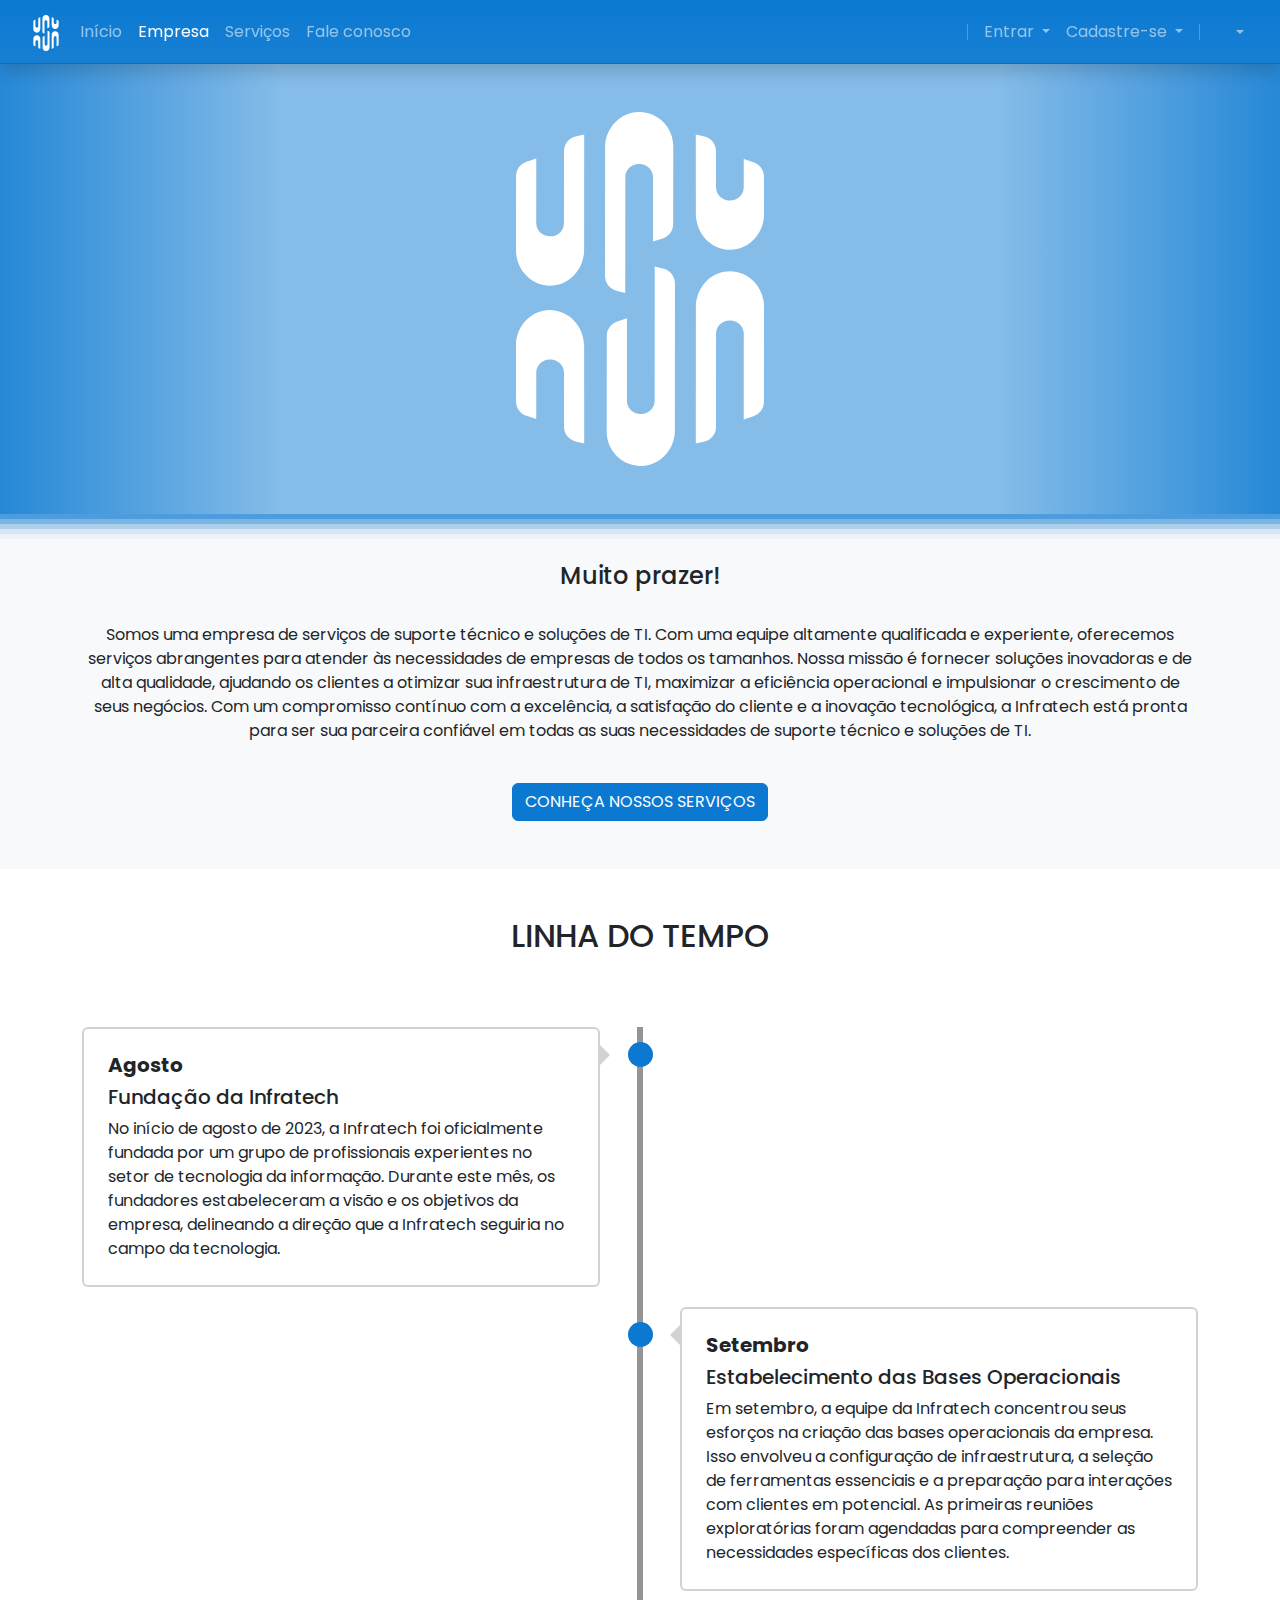
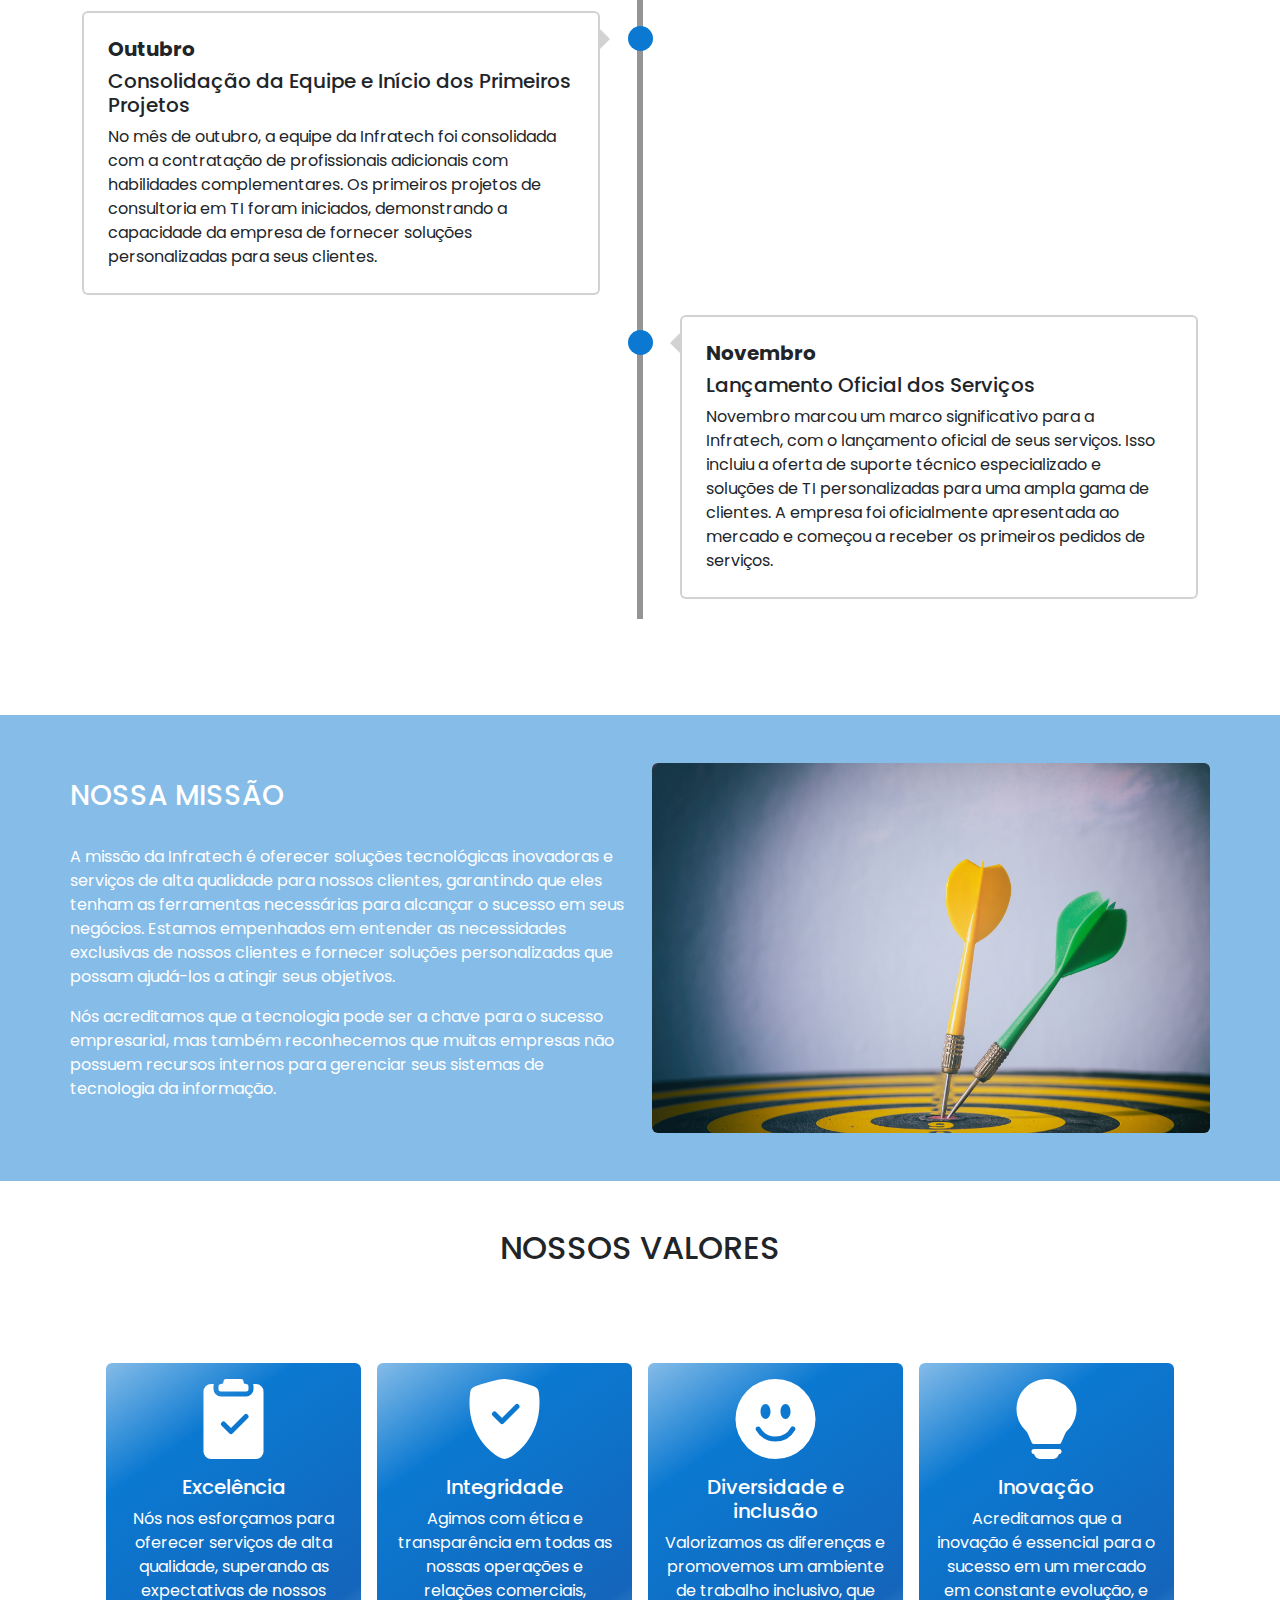
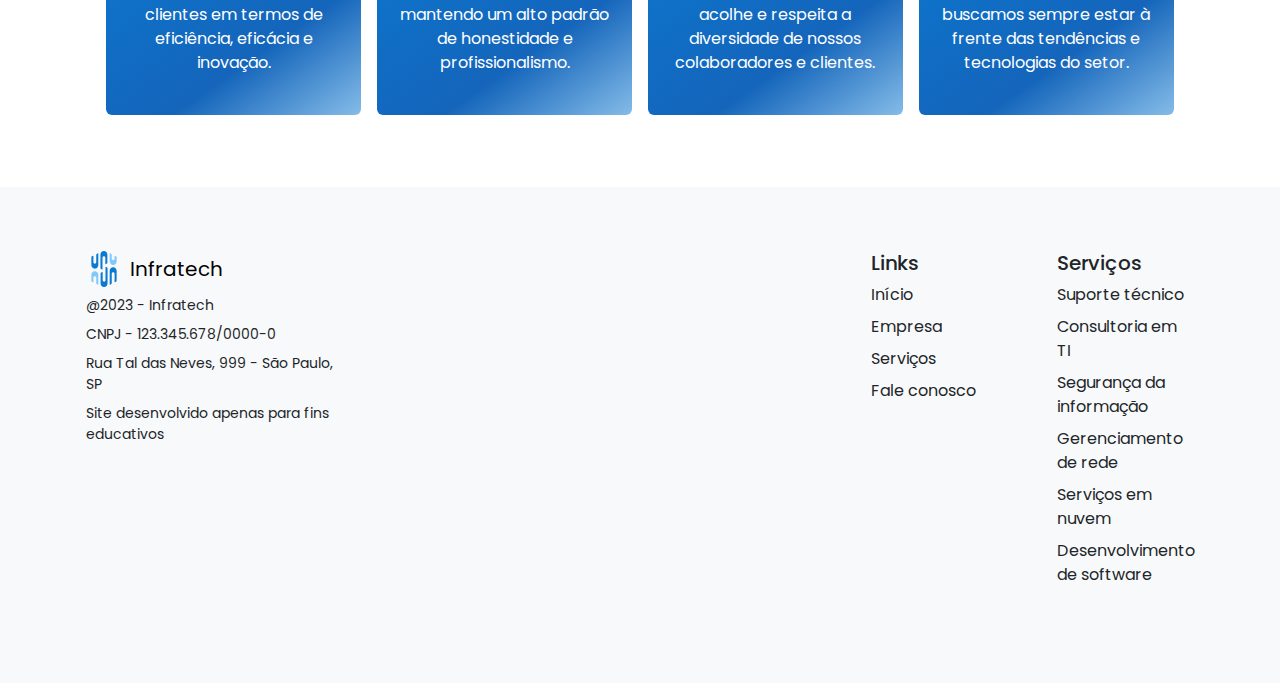
<file: pages/sobrenos.html>
<!DOCTYPE html>
<html lang="pt-BR">
  <head>
    <meta charset="utf-8" />
    <meta name="viewport" content="width=device-width, initial-scale=1" />
    <title>Infratech - Sobre nós</title>
    <link rel="icon" href="../images/icons/logo.svg" />
    <link href="../libs/bootstrap/css/bootstrap.min.css" rel="stylesheet" />
    <link href="../index.css" rel="stylesheet" />
    <link href="../css/sobrenos.css" rel="stylesheet" />
  </head>

  <body>
    <header
      class="navbar navbar-expand-lg navbar-dark bd-navbar px-lg-3 sticky-top"
    >
      <nav
        class="container-xxl bd-gutter flex-wrap flex-lg-nowrap"
        aria-label="Main navigation"
      >
        <div class="d-lg-none" style="width: 2.25rem"></div>

        <a
          class="navbar-brand p-0 me-0 me-lg-2"
          href="../index.html"
          rel="noreferrer noopener"
          aria-label="Infratech"
        >
          <img
            src="../images/icons/logo-white.svg"
            alt="Logo"
            width="36"
            height="36"
            class="d-inline-block align-text-top"
          />
        </a>

        <button
          class="navbar-toggler d-flex d-lg-none order-3 p-2"
          type="button"
          data-bs-toggle="offcanvas"
          data-bs-target="#bdNavbar"
          aria-controls="bdNavbar"
          aria-expanded="false"
          aria-label="Toggle navigation"
        >
          <svg
            xmlns="http://www.w3.org/2000/svg"
            width="24"
            height="24"
            class="bi"
            fill="currentColor"
            viewBox="0 0 16 16"
          >
            <path
              fill-rule="evenodd"
              d="M2.5 11.5A.5.5 0 0 1 3 11h10a.5.5 0 0 1 0 1H3a.5.5 0 0 1-.5-.5zm0-4A.5.5 0 0 1 3 7h10a.5.5 0 0 1 0 1H3a.5.5 0 0 1-.5-.5zm0-4A.5.5 0 0 1 3 3h10a.5.5 0 0 1 0 1H3a.5.5 0 0 1-.5-.5z"
            ></path>
          </svg>
        </button>

        <div
          class="offcanvas-lg offcanvas-end flex-grow-1"
          id="bdNavbar"
          aria-labelledby="bdNavbarOffcanvasLabel"
        >
          <div class="offcanvas-header px-4 pb-0">
            <h5 class="offcanvas-title text-white" id="bdNavbarOffcanvasLabel">
              Infratech
            </h5>
            <button
              type="button"
              class="btn-close btn-close-white"
              data-bs-dismiss="offcanvas"
              aria-label="Close"
              data-bs-target="#bdNavbar"
            ></button>
          </div>

          <div class="offcanvas-body p-4 pt-0 p-lg-0">
            <hr class="d-lg-none text-white-50" />
            <ul class="navbar-nav flex-row flex-wrap bd-navbar-nav">
              <li class="nav-item col-6 col-lg-auto">
                <a
                  class="nav-link py-2 px-0 px-lg-2"
                  href="../index.html"
                  rel="noreferrer noopener"
                  >Início</a
                >
              </li>
              <li class="nav-item col-6 col-lg-auto">
                <a
                  class="nav-link py-2 px-0 px-lg-2 active"
                  href="#"
                  rel="noreferrer noopener"
                  >Empresa</a
                >
              </li>
              <li class="nav-item col-6 col-lg-auto">
                <a
                  class="nav-link py-2 px-0 px-lg-2"
                  href="servicos.html"
                  rel="noreferrer noopener"
                  >Serviços</a
                >
              </li>
              <li class="nav-item col-6 col-lg-auto">
                <a
                  class="nav-link py-2 px-0 px-lg-2"
                  href="faleconosco.html"
                  rel="noreferrer noopener"
                  >Fale conosco</a
                >
              </li>
            </ul>

            <ul
              class="navbar-nav flex-row flex-wrap ms-md-auto align d-flex align-items-center"
            >
              <li
                class="nav-item py-2 col-12 d-none d-lg-none"
                id="welcomeMessageDividier"
              >
                <hr class="my-2 text-white-50" />
              </li>
              <li
                class="nav-item d-none col-12 col-lg-auto"
                id="welcomeMessage"
              >
                <a class="nav-link disabled text-white"></a>
              </li>
              <li class="nav-item py-2 py-lg-1 col-12 col-lg-auto">
                <div class="vr d-none d-lg-flex h-100 mx-lg-2 text-white"></div>
                <hr class="d-lg-none my-2 text-white-50" />
              </li>

              <li class="nav-item col-6 col-lg-auto d-none" id="logoutButton">
                <button
                  type="button"
                  class="btn btn-link nav-link"
                  onclick="logout(event)"
                >
                  Sair
                </button>
              </li>

              <li class="nav-item col-6 col-lg-auto dropdown" id="signIn">
                <button
                  type="button"
                  class="btn btn-link nav-link dropdown-toggle"
                  data-bs-toggle="dropdown"
                  aria-expanded="false"
                  data-bs-auto-close="outside"
                >
                  Entrar
                </button>
                <form
                  class="dropdown-menu dropdown-menu-lg-end position-absolute p-4 needs-validation sign-in-form"
                  onsubmit="signIn();return false"
                  novalidate
                >
                  <div class="fs-6 text-center">Login</div>
                  <li><hr class="dropdown-divider" /></li>
                  <div class="mb-3">
                    <label for="signInUser" class="form-label">Usuário</label>
                    <div class="input-group has-validation">
                      <input
                        type="text"
                        class="form-control"
                        id="signInUser"
                        placeholder="Digite seu usuário"
                        value=""
                        required
                      />
                      <div class="invalid-feedback">Campo obrigatório.</div>
                    </div>
                  </div>
                  <div class="mb-3">
                    <label for="signInPassword" class="form-label">Senha</label>
                    <div class="input-group has-validation">
                      <input
                        type="password"
                        class="form-control"
                        id="signInPassword"
                        placeholder="Digite sua senha"
                        value=""
                        required
                      />
                      <div class="invalid-feedback">Campo obrigatório.</div>
                    </div>
                  </div>
                  <div class="mb-3">
                    <div class="form-check">
                      <input
                        type="checkbox"
                        class="form-check-input"
                        id="signInRemember"
                      />
                      <label class="form-check-label" for="signInRemember">
                        Lembrar
                      </label>
                    </div>
                  </div>
                  <button
                    type="submit"
                    class="btn btn-primary d-flex gap-2 align-items-center"
                  >
                    <span class="button-label">Acessar</span>
                    <span class="spinner-border-label d-none">Processando</span>
                    <span
                      class="spinner-border spinner-border-sm d-none"
                      role="status"
                      aria-hidden="true"
                    ></span>
                  </button>
                </form>
              </li>
              <li class="nav-item col-6 col-lg-auto dropdown" id="signUp">
                <button
                  type="button"
                  class="btn btn-link nav-link dropdown-toggle"
                  data-bs-toggle="dropdown"
                  aria-expanded="false"
                  data-bs-auto-close="outside"
                >
                  Cadastre-se
                </button>
                <form
                  class="dropdown-menu dropdown-menu-end position-absolute p-4 needs-validation sign-up-form"
                  onsubmit="signUp();return false"
                  novalidate
                >
                  <div class="fs-6 text-center">Cadastro</div>
                  <li><hr class="dropdown-divider" /></li>
                  <div class="mb-3">
                    <label for="signUpUser" class="form-label">Usuário</label>
                    <div class="input-group has-validation">
                      <input
                        type="text"
                        class="form-control"
                        id="signUpUser"
                        value=""
                        placeholder="Digite seu usuário"
                        required
                      />
                      <div class="invalid-feedback">Campo obrigatório.</div>
                    </div>
                  </div>
                  <div class="mb-3">
                    <label for="signUpPassword" class="form-label">Senha</label>
                    <div class="input-group has-validation">
                      <input
                        type="password"
                        class="form-control"
                        id="signUpPassword"
                        value=""
                        placeholder="Digite sua senha"
                        required
                      />
                      <div class="invalid-feedback">Campo obrigatório.</div>
                    </div>
                  </div>
                  <button
                    type="submit"
                    class="btn btn-primary d-flex gap-2 align-items-center"
                  >
                    <span class="button-label">Cadastrar</span>
                    <span class="spinner-border-label d-none">Processando</span>
                    <span
                      class="spinner-border spinner-border-sm d-none"
                      role="status"
                      aria-hidden="true"
                    ></span>
                  </button>
                </form>
              </li>

              <li class="nav-item py-2 py-lg-1 col-12 col-lg-auto">
                <div class="vr d-none d-lg-flex h-100 mx-lg-2 text-white"></div>
                <hr class="d-lg-none my-2 text-white-50" />
              </li>

              <li class="nav-item col-6 col-lg-auto dropdown">
                <button
                  class="btn btn-link nav-link dropdown-toggle d-flex align-items-center"
                  id="bd-theme"
                  type="button"
                  aria-expanded="false"
                  data-bs-toggle="dropdown"
                  data-bs-display="static"
                  aria-label="Toggle theme (auto)"
                >
                  <svg class="d-none">
                    <g id="moon-stars-fill">
                      <path
                        d="M6 .278a.768.768 0 0 1 .08.858 7.208 7.208 0 0 0-.878 3.46c0 4.021 3.278 7.277 7.318 7.277.527 0 1.04-.055 1.533-.16a.787.787 0 0 1 .81.316.733.733 0 0 1-.031.893A8.349 8.349 0 0 1 8.344 16C3.734 16 0 12.286 0 7.71 0 4.266 2.114 1.312 5.124.06A.752.752 0 0 1 6 .278z"
                      />
                      <path
                        d="M10.794 3.148a.217.217 0 0 1 .412 0l.387 1.162c.173.518.579.924 1.097 1.097l1.162.387a.217.217 0 0 1 0 .412l-1.162.387a1.734 1.734 0 0 0-1.097 1.097l-.387 1.162a.217.217 0 0 1-.412 0l-.387-1.162A1.734 1.734 0 0 0 9.31 6.593l-1.162-.387a.217.217 0 0 1 0-.412l1.162-.387a1.734 1.734 0 0 0 1.097-1.097l.387-1.162zM13.863.099a.145.145 0 0 1 .274 0l.258.774c.115.346.386.617.732.732l.774.258a.145.145 0 0 1 0 .274l-.774.258a1.156 1.156 0 0 0-.732.732l-.258.774a.145.145 0 0 1-.274 0l-.258-.774a1.156 1.156 0 0 0-.732-.732l-.774-.258a.145.145 0 0 1 0-.274l.774-.258c.346-.115.617-.386.732-.732L13.863.1z"
                      />
                    </g>
                    <g id="sun-fill">
                      <path
                        d="M8 12a4 4 0 1 0 0-8 4 4 0 0 0 0 8zM8 0a.5.5 0 0 1 .5.5v2a.5.5 0 0 1-1 0v-2A.5.5 0 0 1 8 0zm0 13a.5.5 0 0 1 .5.5v2a.5.5 0 0 1-1 0v-2A.5.5 0 0 1 8 13zm8-5a.5.5 0 0 1-.5.5h-2a.5.5 0 0 1 0-1h2a.5.5 0 0 1 .5.5zM3 8a.5.5 0 0 1-.5.5h-2a.5.5 0 0 1 0-1h2A.5.5 0 0 1 3 8zm10.657-5.657a.5.5 0 0 1 0 .707l-1.414 1.415a.5.5 0 1 1-.707-.708l1.414-1.414a.5.5 0 0 1 .707 0zm-9.193 9.193a.5.5 0 0 1 0 .707L3.05 13.657a.5.5 0 0 1-.707-.707l1.414-1.414a.5.5 0 0 1 .707 0zm9.193 2.121a.5.5 0 0 1-.707 0l-1.414-1.414a.5.5 0 0 1 .707-.707l1.414 1.414a.5.5 0 0 1 0 .707zM4.464 4.465a.5.5 0 0 1-.707 0L2.343 3.05a.5.5 0 1 1 .707-.707l1.414 1.414a.5.5 0 0 1 0 .708z"
                      />
                    </g>
                    <g id="check2">
                      <path
                        d="M13.854 3.646a.5.5 0 0 1 0 .708l-7 7a.5.5 0 0 1-.708 0l-3.5-3.5a.5.5 0 1 1 .708-.708L6.5 10.293l6.646-6.647a.5.5 0 0 1 .708 0z"
                      />
                    </g>
                    <g id="circle-half">
                      <path
                        d="M8 15A7 7 0 1 0 8 1v14zm0 1A8 8 0 1 1 8 0a8 8 0 0 1 0 16z"
                      />
                    </g>
                  </svg>

                  <svg
                    xmlns="http://www.w3.org/2000/svg"
                    width="16"
                    height="16"
                    fill="currentColor"
                    class="bi theme-icon-active"
                    viewBox="0 0 16 16"
                  >
                    <use href=""></use>
                  </svg>

                  <span class="d-lg-none ms-2" id="bd-theme-text"
                    >Mudar tema</span
                  >
                </button>
                <ul
                  class="dropdown-menu dropdown-menu-start dropdown-menu-lg-end position-absolute"
                  aria-labelledby="bd-theme-text"
                  data-bs-popper="static"
                >
                  <li>
                    <button
                      type="button"
                      class="dropdown-item d-flex align-items-center"
                      aria-pressed="false"
                      data-bs-theme-value="light"
                    >
                      <svg
                        xmlns="http://www.w3.org/2000/svg"
                        width="16"
                        height="16"
                        fill="currentColor"
                        class="bi bi-sun-fill me-2"
                        viewBox="0 0 16 16"
                      >
                        <use href="#sun-fill"></use>
                      </svg>
                      Claro
                      <svg
                        xmlns="http://www.w3.org/2000/svg"
                        width="14"
                        height="14"
                        fill="currentColor"
                        class="bi ms-auto d-none"
                        viewBox="0 0 14 14"
                      >
                        <use href="#check2"></use>
                      </svg>
                    </button>
                  </li>
                  <li>
                    <button
                      type="button"
                      class="dropdown-item d-flex align-items-center"
                      aria-pressed="false"
                      data-bs-theme-value="dark"
                    >
                      <svg
                        xmlns="http://www.w3.org/2000/svg"
                        width="16"
                        height="16"
                        fill="currentColor"
                        class="bi bi-moon-stars-fill me-2"
                        viewBox="0 0 16 16"
                      >
                        <use href="#moon-stars-fill"></use>
                      </svg>
                      Escuro
                      <svg
                        xmlns="http://www.w3.org/2000/svg"
                        width="14"
                        height="14"
                        fill="currentColor"
                        class="bi ms-auto d-none"
                        viewBox="0 0 14 14"
                      >
                        <use href="#check2"></use>
                      </svg>
                    </button>
                  </li>
                  <li><hr class="dropdown-divider" /></li>
                  <li>
                    <button
                      type="button"
                      class="dropdown-item d-flex align-items-center"
                      aria-pressed="false"
                      data-bs-theme-value="auto"
                    >
                      <svg
                        xmlns="http://www.w3.org/2000/svg"
                        width="16"
                        height="16"
                        fill="currentColor"
                        class="bi bi-circle-half me-2"
                        viewBox="0 0 16 16"
                      >
                        <use href="#circle-half"></use>
                      </svg>
                      Auto
                      <svg
                        xmlns="http://www.w3.org/2000/svg"
                        width="14"
                        height="14"
                        fill="currentColor"
                        class="bi ms-auto d-none"
                        viewBox="0 0 14 14"
                      >
                        <use href="#check2"></use>
                      </svg>
                    </button>
                  </li>
                </ul>
              </li>
            </ul>
          </div>
        </div>
      </nav>
    </header>
    <div
      id="liveAlertPlaceholder"
      class="d-flex flex-column justify-content-start align-items-center align-items-lg-start"
    ></div>

    <main>
      <section class="w-100 d-flex flex-column align-items-center">
        <div class="container-fluid image-container py-5 z-1">
          <img
            src="../images/icons/logo-white.svg"
            width="auto"
            height="100%"
            alt="Logo"
          />
        </div>
        <div
          class="container-fluid d-flex justify-content-center py-5 px-2 bg-body-tertiary"
        >
          <div class="container gap-4 d-flex flex-column align-items-center">
            <h2 class="text-center h2 fs-4">Muito prazer!</h2>
            <p class="text-center">
              Somos uma empresa de serviços de suporte técnico e soluções de TI.
              Com uma equipe altamente qualificada e experiente, oferecemos
              serviços abrangentes para atender às necessidades de empresas de
              todos os tamanhos. Nossa missão é fornecer soluções inovadoras e
              de alta qualidade, ajudando os clientes a otimizar sua
              infraestrutura de TI, maximizar a eficiência operacional e
              impulsionar o crescimento de seus negócios. Com um compromisso
              contínuo com a excelência, a satisfação do cliente e a inovação
              tecnológica, a Infratech está pronta para ser sua parceira
              confiável em todas as suas necessidades de suporte técnico e
              soluções de TI.
            </p>
            <a
              href="servicos.html"
              class="btn btn-primary text-uppercase"
              rel="noreferrer noopener"
              tabindex="-1"
              role="button"
              >Conheça nossos serviços</a
            >
          </div>
        </div>
      </section>
      <section class="w-100 d-flex flex-column align-items-center py-5 px-2">
        <div class="container d-flex flex-column align-items-center gap-3">
          <h2 class="h2 text-uppercase">Linha do tempo</h2>
          <div class="container-fluid px-0 py-5">
            <div class="timeline-container">
              <div class="timeline">
                <div class="card border-2">
                  <div class="card-body p-4">
                    <h5 class="card-title fw-bold">Agosto</h5>
                    <h5 class="card-title">Fundação da Infratech</h5>
                    <p class="mb-0">
                      No início de agosto de 2023, a Infratech foi oficialmente
                      fundada por um grupo de profissionais experientes no setor
                      de tecnologia da informação. Durante este mês, os
                      fundadores estabeleceram a visão e os objetivos da
                      empresa, delineando a direção que a Infratech seguiria no
                      campo da tecnologia.
                    </p>
                  </div>
                </div>
              </div>
              <div class="timeline">
                <div class="card border-2">
                  <div class="card-body p-4">
                    <h5 class="card-title fw-bold">Setembro</h5>
                    <h5 class="card-title">
                      Estabelecimento das Bases Operacionais
                    </h5>
                    <p class="mb-0">
                      Em setembro, a equipe da Infratech concentrou seus
                      esforços na criação das bases operacionais da empresa.
                      Isso envolveu a configuração de infraestrutura, a seleção
                      de ferramentas essenciais e a preparação para interações
                      com clientes em potencial. As primeiras reuniões
                      exploratórias foram agendadas para compreender as
                      necessidades específicas dos clientes.
                    </p>
                  </div>
                </div>
              </div>
              <div class="timeline">
                <div class="card border-2">
                  <div class="card-body p-4">
                    <h5 class="card-title fw-bold">Outubro</h5>
                    <h5 class="card-title">Consolidação da Equipe e Início dos Primeiros Projetos</h5>
                    <p class="mb-0">
                      No mês de outubro, a equipe da Infratech foi consolidada
                      com a contratação de profissionais adicionais com
                      habilidades complementares. Os primeiros projetos de
                      consultoria em TI foram iniciados, demonstrando a
                      capacidade da empresa de fornecer soluções personalizadas
                      para seus clientes.
                    </p>
                  </div>
                </div>
              </div>
              <div class="timeline">
                <div class="card border-2">
                  <div class="card-body p-4">
                    <h5 class="card-title fw-bold">Novembro</h5>
                    <h5 class="card-title">Lançamento Oficial dos Serviços</h5>
                    <p class="mb-0">
                      Novembro marcou um marco significativo para a Infratech, com o lançamento oficial de seus serviços. Isso
                      incluiu a oferta de suporte técnico especializado e
                      soluções de TI personalizadas para uma ampla gama de
                      clientes. A empresa foi oficialmente apresentada ao
                      mercado e começou a receber os primeiros pedidos de
                      serviços.
                    </p>
                  </div>
                </div>
              </div>
            </div>
          </div>
        </div>
      </section>
      <section
        class="w-100 d-flex py-5 px-2 flex-column align-items-center our-mission-section"
      >
        <div
          class="container d-flex flex-column-reverse flex-lg-row align-items-center justify-content-center gap-4"
        >
          <div class="col-12 col-lg-6 d-flex gap-4 flex-column text-white">
            <h3 class="h3 text-uppercase text-center text-lg-start">
              Nossa missão
            </h3>
            <div class="d-flex flex-column">
              <p>
                A missão da Infratech é oferecer soluções tecnológicas
                inovadoras e serviços de alta qualidade para nossos clientes,
                garantindo que eles tenham as ferramentas necessárias para
                alcançar o sucesso em seus negócios. Estamos empenhados em
                entender as necessidades exclusivas de nossos clientes e
                fornecer soluções personalizadas que possam ajudá-los a atingir
                seus objetivos.
              </p>
              <p>
                Nós acreditamos que a tecnologia pode ser a chave para o sucesso
                empresarial, mas também reconhecemos que muitas empresas não
                possuem recursos internos para gerenciar seus sistemas de
                tecnologia da informação.
              </p>
            </div>
          </div>
          <div class="col-12 col-lg-6">
            <img
              src="../images/fotos/missao.jpg"
              class="img-fluid rounded"
              alt="Imagem"
            />
          </div>
        </div>
      </section>
      <section
        class="w-100 d-flex py-5 px-2 flex-column align-items-center values-section"
      >
        <div class="container d-flex flex-column align-items-center gap-3">
          <h2 class="h2 text-uppercase">Nossos valores</h2>
          <div
            class="w-100 d-flex flex-wrap px-1 py-4 mt-lg-5 gap-3 justify-content-center align-items-center values-container"
          >
            <div class="card border-0 text-center text-white col-5 pt-3">
              <img
                src="../images/icons/clipboard2-check-fill.svg"
                class="card-img-top"
                width="80"
                height="80"
                alt="Ícone"
              />
              <div class="card-body">
                <h5 class="card-title">Excelência</h5>
                <p class="card-text">
                  Nós nos esforçamos para oferecer serviços de alta qualidade,
                  superando as expectativas de nossos clientes em termos de
                  eficiência, eficácia e inovação.
                </p>
              </div>
            </div>
            <div class="card border-0 text-center text-white col-5 pt-3">
              <img
                src="../images/icons/shield-fill-check.svg"
                class="card-img-top"
                width="80"
                height="80"
                alt="Ícone"
              />
              <div class="card-body">
                <h5 class="card-title">Integridade</h5>
                <p class="card-text">
                  Agimos com ética e transparência em todas as nossas operações
                  e relações comerciais, mantendo um alto padrão de honestidade
                  e profissionalismo.
                </p>
              </div>
            </div>
            <div class="card border-0 text-center text-white col-5 pt-3">
              <img
                src="../images/icons/emoji-smile-fill.svg"
                class="card-img-top"
                width="80"
                height="80"
                alt="Ícone"
              />
              <div class="card-body">
                <h5 class="card-title">Diversidade e inclusão</h5>
                <p class="card-text">
                  Valorizamos as diferenças e promovemos um ambiente de trabalho
                  inclusivo, que acolhe e respeita a diversidade de nossos
                  colaboradores e clientes.
                </p>
              </div>
            </div>
            <div class="card border-0 text-center text-white col-5 pt-3">
              <img
                src="../images/icons/lightbulb-fill.svg"
                class="card-img-top"
                width="80"
                height="80"
                alt="Ícone"
              />
              <div class="card-body">
                <h5 class="card-title">Inovação</h5>
                <p class="card-text">
                  Acreditamos que a inovação é essencial para o sucesso em um
                  mercado em constante evolução, e buscamos sempre estar à
                  frente das tendências e tecnologias do setor.
                </p>
              </div>
            </div>
          </div>
        </div>
      </section>
    </main>

    <footer class="bd-footer py-3 bg-body-tertiary">
      <div class="container py-4 py-md-5 px-4 px-md-3">
        <div class="row">
          <div class="col-lg-3 mb-3">
            <a
              class="d-inline-flex align-items-center mb-2 text-body-emphasis gap-2"
              href="../index.html"
              rel="noreferrer noopener"
              aria-label="Infratech"
            >
              <img
                src="../images/icons/logo.svg"
                alt="Logo"
                width="36"
                height="36"
              />
              <span class="fs-5">Infratech</span>
            </a>
            <ul class="list-unstyled small">
              <li class="mb-2">@2023 - Infratech</li>
              <li class="mb-2">CNPJ - 123.345.678/0000-0</li>
              <li class="mb-2">Rua Tal das Neves, 999 - São Paulo, SP</li>
              <li>Site desenvolvido apenas para fins educativos</li>
            </ul>
          </div>
          <div class="col-12 col-lg-9 d-flex justify-content-end">
            <div class="col-6 col-lg-2 mb-3 me-lg-5">
              <h5>Links</h5>
              <ul class="list-unstyled">
                <li class="mb-2">
                  <a href="../index.html" rel="noreferrer noopener">Início</a>
                </li>
                <li class="mb-2">
                  <a href="#" rel="noreferrer noopener">Empresa</a>
                </li>
                <li class="mb-2">
                  <a href="servicos.html" rel="noreferrer noopener">Serviços</a>
                </li>
                <li class="mb-2">
                  <a href="faleconosco.html" rel="noreferrer noopener"
                    >Fale conosco</a
                  >
                </li>
              </ul>
            </div>
            <div class="col-6 col-lg-2 mb-3">
              <h5>Serviços</h5>
              <ul class="list-unstyled">
                <li class="mb-2">
                  <a
                    href="servicos.html#technicalSupport"
                    rel="noreferrer noopener"
                  >
                    Suporte técnico
                  </a>
                </li>
                <li class="mb-2">
                  <a
                    href="servicos.html#itConsulting"
                    rel="noreferrer noopener"
                  >
                    Consultoria em TI
                  </a>
                </li>
                <li class="mb-2">
                  <a
                    href="servicos.html#informationSecurity"
                    rel="noreferrer noopener"
                  >
                    Segurança da informação
                  </a>
                </li>
                <li class="mb-2">
                  <a
                    href="servicos.html#networkManagement"
                    rel="noreferrer noopener"
                  >
                    Gerenciamento de rede
                  </a>
                </li>
                <li class="mb-2">
                  <a
                    href="servicos.html#cloudServices"
                    rel="noreferrer noopener"
                  >
                    Serviços em nuvem
                  </a>
                </li>
                <li class="mb-2">
                  <a
                    href="servicos.html#softwareDevelopment"
                    rel="noreferrer noopener"
                  >
                    Desenvolvimento de software
                  </a>
                </li>
              </ul>
            </div>
          </div>
        </div>
      </div>
    </footer>

    <script src="../libs/popper/js/popper.min.js"></script>
    <script src="../libs/bootstrap/js/bootstrap.min.js"></script>
    <script src="../js/themeToggle.js"></script>
    <script src="../js/login.js"></script>
  </body>
</html>
</file>
<file: index.css>
@import url("https://fonts.googleapis.com/css2?family=Poppins&display=swap");

:root {
  --primary-color: 11, 121, 209;
  --primary-color-dark: 20, 101, 187;
  --primary-color-darker: 0, 55, 133;
  --primary-color-light: 129, 201, 250;
}

* {
  padding: 0;
  margin: 0;
  box-sizing: border-box;
  font-family: "Poppins", sans-serif;
}

.navbar-toggler {
  border: none;
}

.navbar-toggler:focus {
  color: #ffffff;
  box-shadow: none !important;
}

.bd-navbar {
  padding: 0.75rem 0;
  background-color: transparent;
  background-image: linear-gradient(
    to bottom,
    rgba(var(--primary-color), 1),
    rgba(var(--primary-color), 0.95)
  );
  box-shadow: 0 0.5rem 1rem rgb(0 0 0 / 15%), inset 0 -1px 0 rgb(0 0 0 / 15%);
}

[data-bs-theme="dark"] .bd-navbar {
  box-shadow: 0 0.5rem 1rem rgb(0 0 0 / 15%),
    inset 0 -1px 0 rgb(255 255 255 / 15%);
}

.bd-navbar .offcanvas-body .btn-link:focus {
  color: var(--bs-nav-link-hover-color);
}

.bd-navbar #signUp .dropdown-menu,
.bd-navbar #signIn .dropdown-menu {
  min-width: 16rem;
}

.bd-navbar .dropdown-menu {
  min-width: 12rem;
  padding: 0.25rem;
  font-size: 0.875rem;
  font-size: 0.875rem;
  border-radius: 0.5rem;
  box-shadow: 0 0.5rem 1rem rgba(0, 0, 0, 0.15);
}

.bd-navbar .dropdown-menu li + li {
  margin-top: 0.25rem;
}

.bd-navbar .dropdown-menu .dropdown-item {
  border-radius: 0.25rem;
}

.bd-navbar .dropdown-menu .dropdown-item:hover {
  background-color: rgba(var(--primary-color), 0.1);
}

.bd-navbar .dropdown-menu .dropdown-item.active,
.bd-navbar .dropdown-menu .dropdown-item:active {
  background-color: rgba(var(--primary-color), 1);
}

.bd-navbar .dropdown-menu .dropdown-item:active .bi {
  color: inherit !important;
}

.bd-navbar .dropdown-menu .active {
  font-weight: 600;
}

.bd-navbar .dropdown-menu .active .bi {
  display: block !important;
}

.bd-navbar .dropdown-menu-end {
  min-width: 10rem;
}

.bd-navbar .offcanvas-lg {
  background-color: rgba(var(--primary-color), 1);
  border-left: 0;
}

.bd-footer a {
  color: var(--bs-body-color);
  text-decoration: none;
}

.bd-footer a:hover,
.bd-footer a:focus {
  color: var(--bs-link-hover-color);
  text-decoration: underline;
}

.btn-primary {
  background-color: rgba(var(--primary-color), 1);
  border-color: rgba(var(--primary-color), 1);
}

.btn-primary:hover {
  background-color: rgba(var(--primary-color-dark), 1);
  border-color: rgba(var(--primary-color-dark), 1);
}

.btn-check:checked + .btn,
.btn-primary.active,
.btn-primary.show,
.btn-primary:first-child:active,
:not(.btn-check) + .btn:active,
.btn-primary:disabled {
  background-color: rgba(var(--primary-color-darker), 1);
  border-color: rgba(var(--primary-color-darker), 1);
}

.btn-primary:focus-visible {
  background-color: rgba(var(--primary-color-darker), 1);
  border-color: rgba(var(--primary-color-darker), 1);
  box-shadow: 0 0 0 0.25rem rgba(var(--primary-color-light), 0.5);
}

input[type="checkbox"]:focus,
.form-control:focus,
.form-select:focus,
#signIn .form-control.is-valid:focus,
#signIn .was-validated .form-control:valid:focus,
#signIn .form-check-input.is-valid:focus,
#signIn .was-validated .form-check-input:valid:focus,
#signUp .form-control.is-valid:focus,
#signUp .was-validated .form-control:valid:focus {
  border-color: rgba(var(--primary-color-darker), 1);
  box-shadow: 0 0 0 0.25rem rgba(var(--primary-color-light), 0.25);
}

input[type="checkbox"]:checked,
#signIn .form-check-input.is-valid:checked,
#signIn .was-validated .form-check-input:valid:checked {
  background-color: rgba(var(--primary-color), 1);
  border-color: rgba(var(--primary-color), 1);
}

#signIn .form-check-input.is-valid,
#signIn .was-validated .form-check-input:valid {
  border-color: var(--bs-border-color);
}

#signIn .form-check-input.is-valid ~ .form-check-label,
#signIn .was-validated .form-check-input:valid ~ .form-check-label {
  color: var(--bs-body-color);
}

#signInRemember {
  cursor: pointer;
}

#signIn .form-control.is-valid,
#signIn .was-validated .form-control:valid,
#signUp .form-control.is-valid,
#signUp .was-validated .form-control:valid {
  border-color: var(--bs-border-color);
  padding: 0.375rem 0.75rem;
  background-image: none;
}

#logoutButton .btn:disabled {
  color: var(--bs-nav-link-color);
}

#liveAlertPlaceholder {
  width: max-content;
  max-width: 90%;
  position: fixed;
  top: 1.5rem;
  left: 50%;
  transform: translateX(-50%);
  z-index: 9999;
  overflow-y: hidden;
}

.alert .btn-close:focus,
.alert .btn-close:focus-visible {
  box-shadow: none;
}

@media (min-width: 768px) {
  #liveAlertPlaceholder {
    top: auto;
    bottom: 0.5rem;
    left: 1.5rem;
    transform: none;
  }
}
</file>
<file: css/home.css>
.carousel-section {
    display: block;
    width: 100%;
}

.carousel-section-image {
    width: 50%;
}

.card-section .card-container .card {
    width: 100%;
    background: linear-gradient(145deg, rgba(var(--primary-color),0.5) 0%, rgba(var(--primary-color),1) 25%, rgba(var(--primary-color-dark),1) 75%, rgba(var(--primary-color),0.5) 100%);
}

.about-us-section {
    background-color: rgba(var(--primary-color), 0.5);
}

.about-us-section .btn {
    width: 164px;
}

@media (min-width: 768px) {
    .card-section .card-container .card {
        width: 48%;
        height: 18rem;
    }
}

@media (min-width: 992px) {
    .carousel-section {
        height: 75vh;
    }

    .card-section .card-container .card {
        width: 23%;
        height: 22rem;
    }
}

@media (min-width: 1200px) {
    .card-section .card-container .card {
        height: 18rem;
    }
}
</file>
<file: css/servicos.css>
.image-container {
  display: flex;
  position: relative;
  justify-content: center;
  align-items: center;
  height: 50vh;
  overflow-x: hidden;
  background-color: rgba(var(--primary-color), 0.5);
  box-shadow: rgba(var(--primary-color), 0.4) 0px 5px,
    rgba(var(--primary-color), 0.3) 0px 10px,
    rgba(var(--primary-color), 0.2) 0px 15px,
    rgba(var(--primary-color), 0.1) 0px 20px,
    rgba(var(--primary-color), 0.05) 0px 25px;
}

.image-container::after {
  content: "";
  position: absolute;
  width: 1440px;
  height: 100%;
  top: 0;
  left: 50%;
  transform: translateX(-50%);
  background-image: linear-gradient(
    90deg,
    rgba(var(--primary-color), 1) 0%,
    rgba(0, 0, 0, 0) 25%,
    rgba(0, 0, 0, 0) 75%,
    rgba(var(--primary-color), 1) 100%
  );
}

.services-container .card {
  width: 100%;
  background: linear-gradient(145deg, rgba(var(--primary-color),0.5) 0%, rgba(var(--primary-color),1) 25%, rgba(var(--primary-color-dark),1) 75%, rgba(var(--primary-color),0.5) 100%);

}

@media screen and (min-width: 768px) {
  .services-container .card {
    width: 48%;
    height: 24rem;
  }
}

@media screen and (min-width: 992px) {
  .services-container .card {
    width: 49%;
    height: 22rem;
  }

  .customers-container .customer-item:nth-child(odd) .customer-description {
    padding-right: 2rem;
  }

  .customers-container .customer-item:nth-child(even) .customer-description {
    padding-left: 2rem;
  }
}

@media screen and (min-width: 1200px) {
  .services-container .card {
    height: 18rem;
  }
}
</file>
<file: css/sobrenos.css>
.image-container {
  display: flex;
  position: relative;
  justify-content: center;
  align-items: center;
  height: 50vh;
  overflow-x: hidden;
  background-color: rgba(var(--primary-color), 0.5);
  box-shadow: rgba(var(--primary-color), 0.4) 0px 5px,
    rgba(var(--primary-color), 0.3) 0px 10px,
    rgba(var(--primary-color), 0.2) 0px 15px,
    rgba(var(--primary-color), 0.1) 0px 20px,
    rgba(var(--primary-color), 0.05) 0px 25px;
}

.image-container::after {
  content: "";
  position: absolute;
  width: 1440px;
  height: 100%;
  top: 0;
  left: 50%;
  transform: translateX(-50%);
  background-image: linear-gradient(
    90deg,
    rgba(var(--primary-color), 1) 0%,
    rgba(0, 0, 0, 0) 25%,
    rgba(0, 0, 0, 0) 75%,
    rgba(var(--primary-color), 1) 100%
  );
}

.timeline-container {
  position: relative;
}

.timeline-container::after {
  content: "";
  position: absolute;
  width: 6px;
  background-color: #939597;
  top: 0;
  bottom: 0;
  left: 0.6rem;
}

.timeline {
  position: relative;
  width: 100%;
  padding: 0 0 0 3rem;
}

.timeline:not(:last-child) {
  padding-bottom: 2rem;
}

.timeline::before {
  content: " ";
  position: absolute;
  top: 18px;
  z-index: 1;
  left: 38px;
  border: medium solid var(--bs-border-color-translucent);
  border-width: 10px 10px 10px 0;
  border-color: transparent var(--bs-border-color-translucent) transparent
    transparent;
}

.timeline::after {
  content: "";
  position: absolute;
  width: 25px;
  height: 25px;
  background-color: rgba(var(--primary-color), 1);
  border-radius: 50%;
  top: 15px;
  left: 0;
  z-index: 1;
}

.timeline:nth-child(odd) {
  left: 0;
}

.timeline:nth-child(even) {
  left: 0;
}

.our-mission-section {
  background-color: rgba(var(--primary-color), 0.5);
}

.values-section .values-container .card {
  width: 100%;
  background: linear-gradient(145deg, rgba(var(--primary-color),0.5) 0%, rgba(var(--primary-color),1) 25%, rgba(var(--primary-color-dark),1) 75%, rgba(var(--primary-color),0.5) 100%);
}

@media screen and (min-width: 576px) {
  .timeline-container::after {
    left: 50%;
    margin-left: -3px;
  }

  .timeline {
    width: 50%;
  }

  .timeline:not(:last-child) {
    padding-bottom: 0;
  }

  .timeline:nth-child(odd) {
    padding: 0px 40px 20px 0px;
  }

  .timeline:nth-child(odd)::before {
    transform: rotate(180deg);
    right: 30px;
    left: auto;
  }

  .timeline:nth-child(odd):after {
    right: -13px;
    left: auto;
  }

  .timeline:nth-child(even) {
    padding: 0px 0px 20px 40px;
    left: 50%;
  }

  .timeline:nth-child(even)::before {
    right: auto;
    left: 30px;
  }

  .timeline:nth-child(even)::after {
    left: -12px;
    right: auto;
  }
}

@media screen and (min-width: 768px) {
  .values-section .values-container .card {
    width: 46%;
    height: 20rem;
  }
}

@media screen and (min-width: 992px) {
  .values-section .values-container .card {
    width: 23%;
    height: 26rem;
  }
}

@media screen and (min-width: 1200px) {
  .values-section .values-container .card {
    height: 22rem;
  }
}
</file>
<file: css/carousel.css>
.swiper-slide {
    padding-bottom: 64px;
    font-size: 16px;
}

.swiper-pagination-bullet {
    background-color: transparent;
    border: 1px solid rgba(var(--primary-color), 1);
    opacity: 1;
    width: 16px;
    height: 16px;
}

.swiper-pagination-bullet:hover:not(.swiper-pagination-bullet-active) {
    background-color: rgba(var(--primary-color), .2)
}

.swiper-pagination-bullet-active {
    background-color: rgba(var(--primary-color), 1)
}

.swiper-button-prev,
.swiper-button-next {
    color:  rgba(var(--primary-color), 1);
    top: 98%;
    width: 13px;
    height: 24px;
}

.swiper-button-prev::after,
.swiper-button-next::after {
    font-size: 24px;
}
</file>
